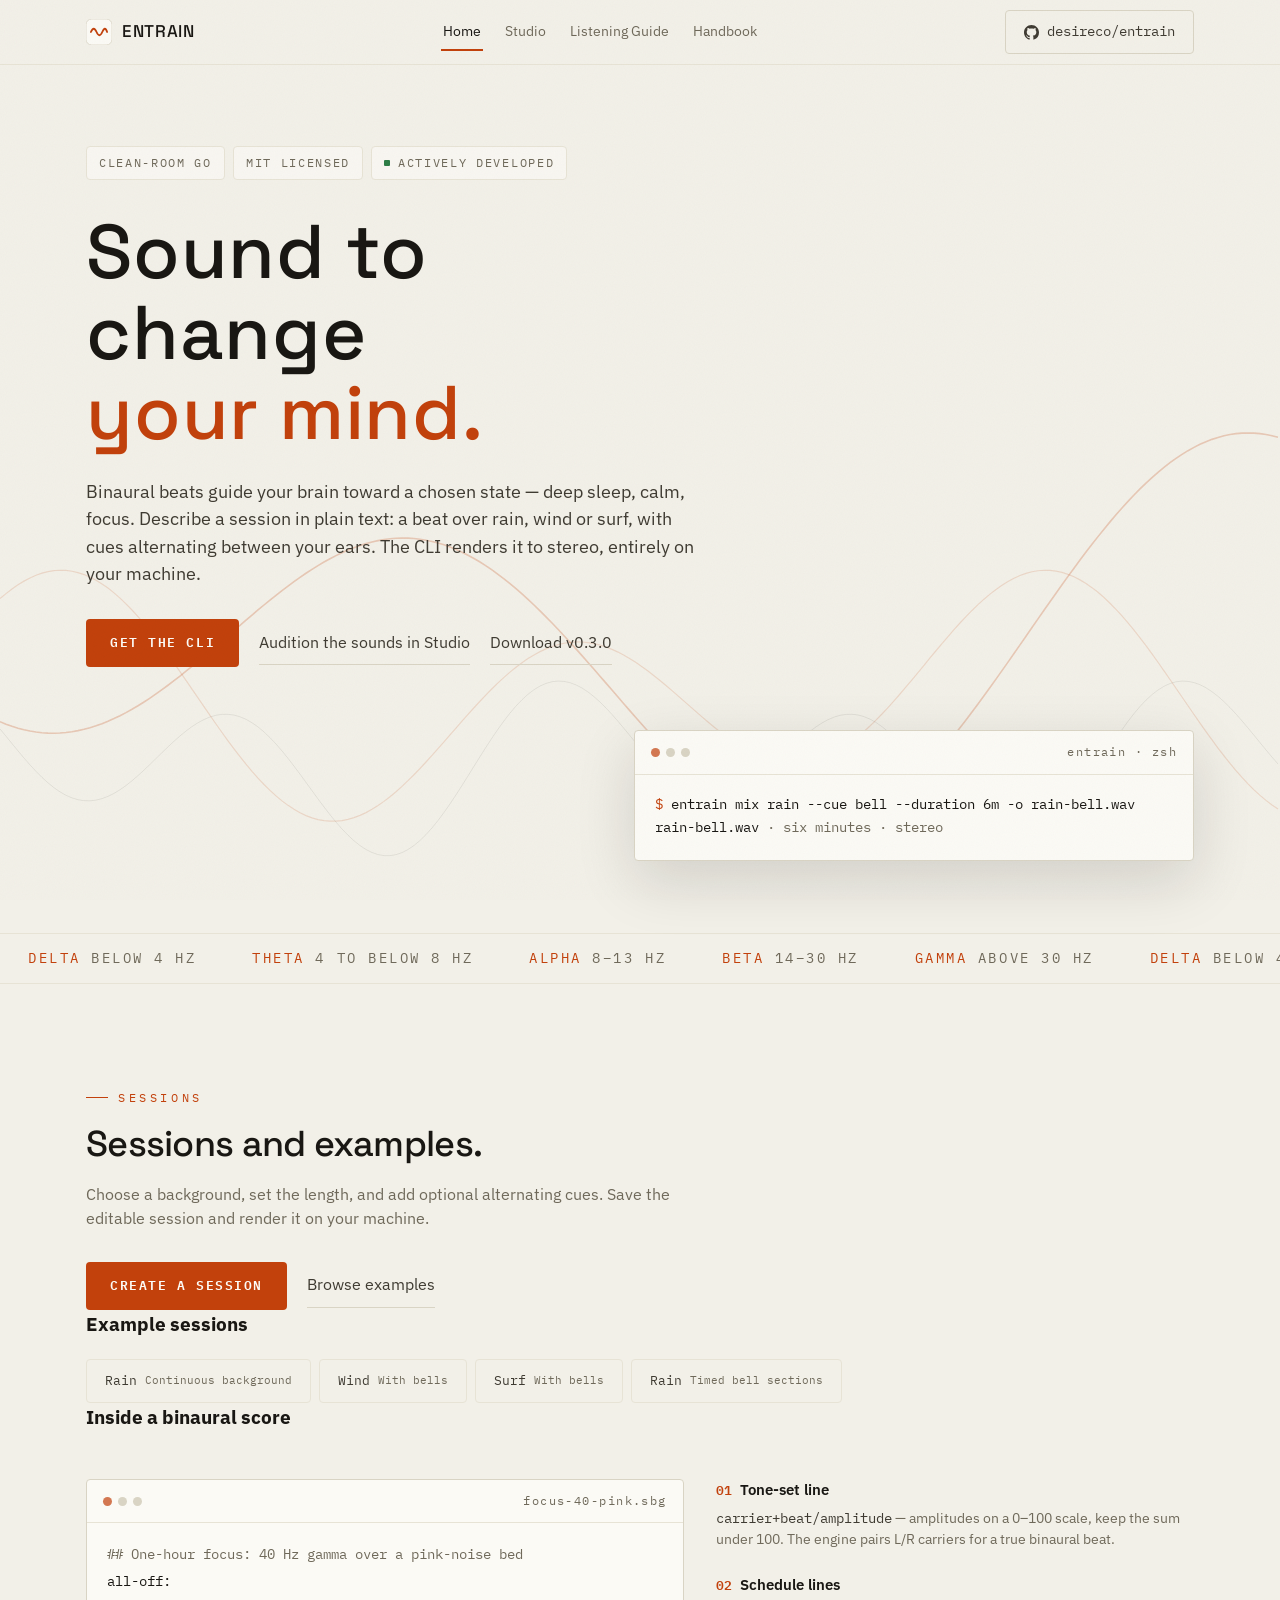
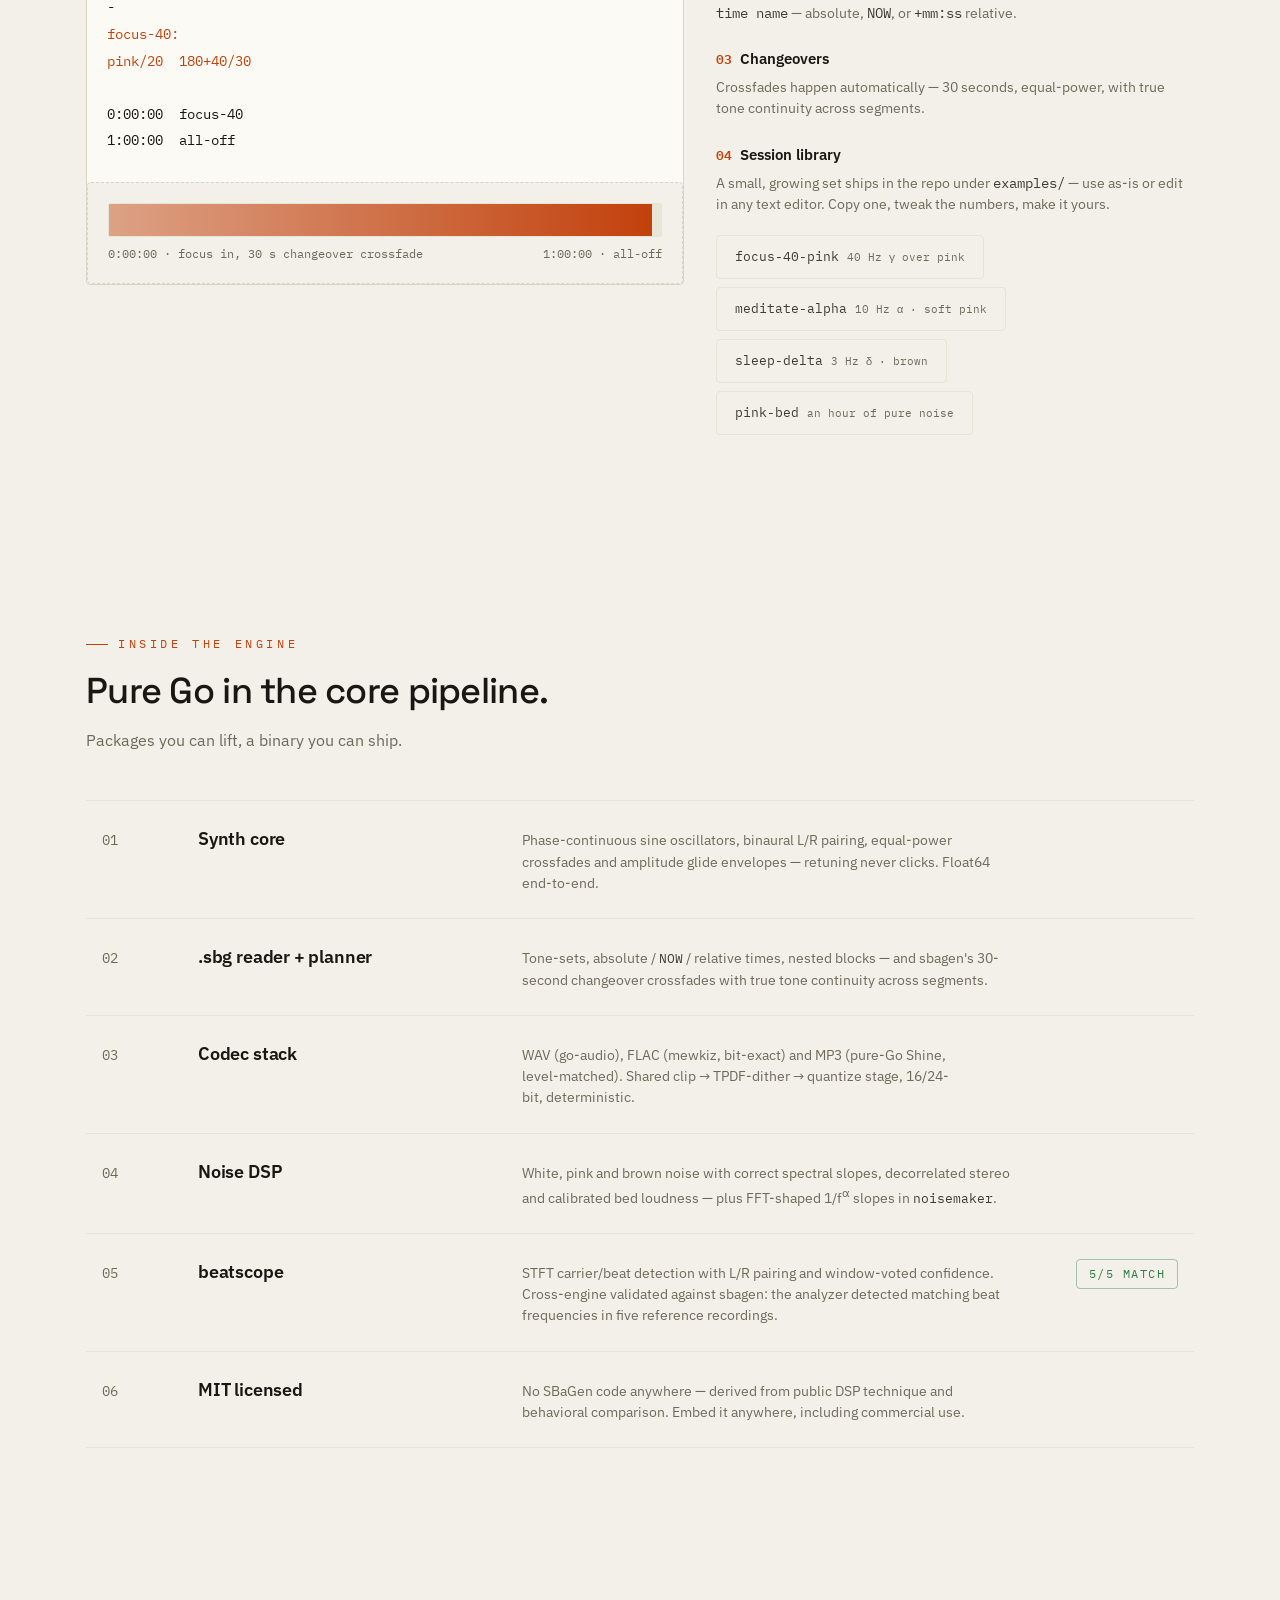
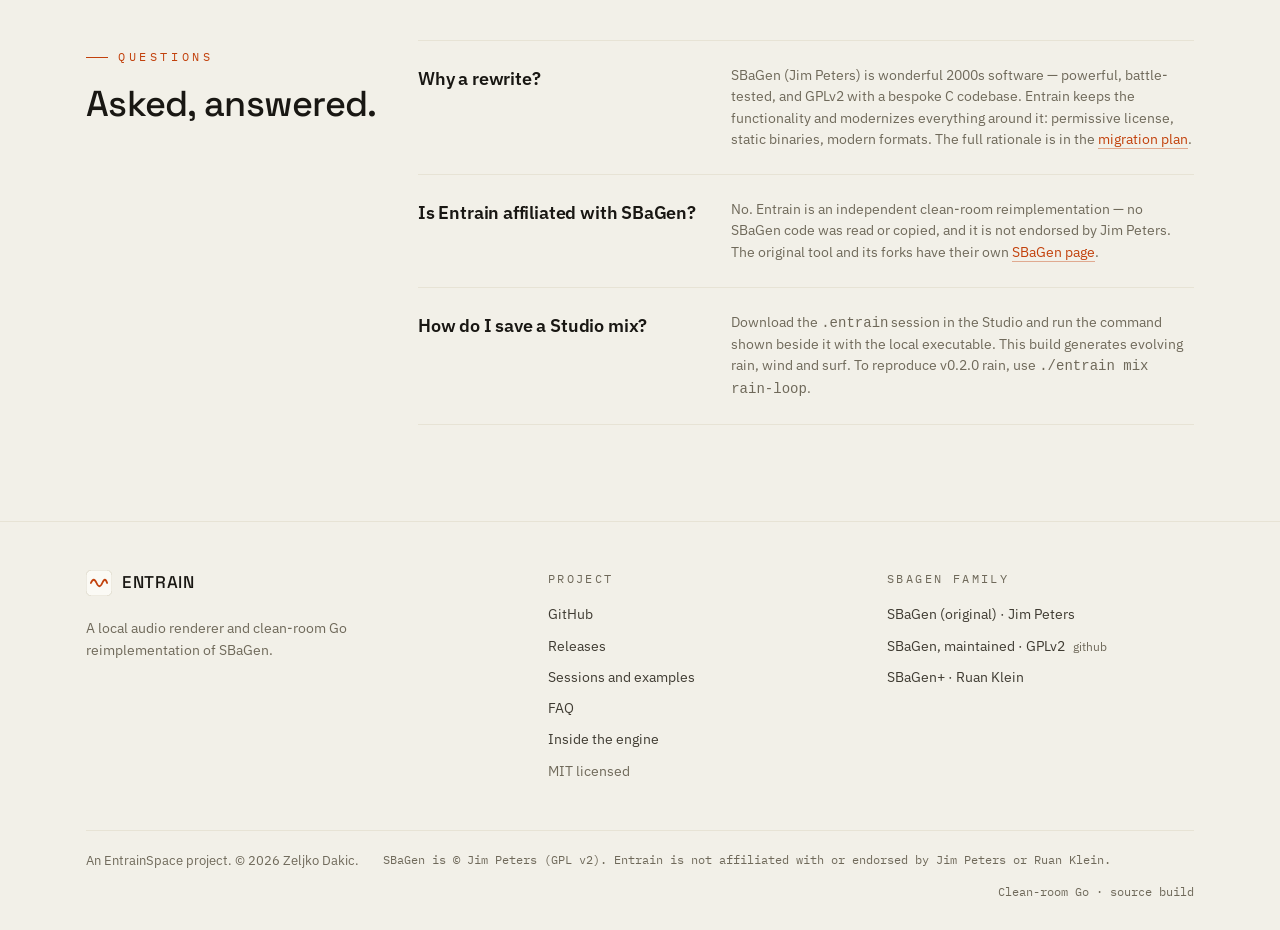
<file: site/index.html>
<!doctype html>
<html lang="en">
<head>
<meta charset="utf-8">
<meta name="viewport" content="width=device-width, initial-scale=1">
<base href="./">
<title>Entrain — local soundscapes and binaural audio</title>
<meta name="description" content="Binaural beats that guide your brain toward sleep, calm and focus — write sessions as plain text and render them to stereo on your machine with the Entrain CLI.">
<meta name="theme-color" content="#f2f0e8">
<link rel="canonical" href="https://entrain.cc/">
<link rel="icon" href="favicon.svg" type="image/svg+xml">
<link rel="icon" href="favicon-32.png" type="image/png" sizes="32x32">
<link rel="apple-touch-icon" href="apple-touch-icon.png">
<!-- Social cards: X reads twitter:*, Facebook and LinkedIn read og:* -->
<meta property="og:site_name" content="Entrain">
<meta property="og:title" content="Entrain — local soundscapes and binaural audio">
<meta property="og:description" content="Binaural beats that guide your brain toward sleep, calm and focus — write sessions as plain text and render them to stereo on your machine with the Entrain CLI.">
<meta property="og:type" content="website">
<meta property="og:url" content="https://entrain.cc/">
<meta property="og:image" content="https://entrain.cc/og.png">
<meta property="og:image:width" content="1200">
<meta property="og:image:height" content="630">
<meta property="og:image:type" content="image/png">
<meta property="og:image:alt" content="Entrain cover with audio waveform and WAV, FLAC and MP3 formats.">
<meta property="og:locale" content="en_US">
<meta name="twitter:card" content="summary_large_image">
<meta name="twitter:site" content="@builtbydakic">
<meta name="twitter:title" content="Entrain — local soundscapes and binaural audio">
<meta name="twitter:description" content="Binaural beats that guide your brain toward sleep, calm and focus — write sessions as plain text and render them to stereo on your machine with the Entrain CLI.">
<meta name="twitter:image" content="https://entrain.cc/og.png">
<meta name="twitter:image:alt" content="Entrain cover with audio waveform and WAV, FLAC and MP3 formats.">
<script type="application/ld+json">
{
  "@context": "https://schema.org",
  "@type": "SoftwareApplication",
  "name": "Entrain",
  "softwareVersion": "0.3.0",
  "url": "https://entrain.cc/",
  "image": "https://entrain.cc/og.png",
  "description": "A local audio renderer for soundscapes and binaural sessions, with a browser-based session builder and WAV, FLAC and MP3 export.",
  "applicationCategory": "MultimediaApplication",
  "operatingSystem": "Linux, macOS, Windows",
  "license": "https://opensource.org/licenses/MIT",
  "author": { "@type": "Organization", "name": "Desireco", "url": "https://github.com/desireco" },
  "offers": { "@type": "Offer", "price": "0", "priceCurrency": "USD" },
  "sameAs": ["https://github.com/desireco/entrain"]
}
</script>
<link rel="preconnect" href="https://fonts.googleapis.com">
<link rel="preconnect" href="https://fonts.gstatic.com" crossorigin>
<link href="https://fonts.googleapis.com/css2?family=Space+Grotesk:wght@400;500;600;700&family=IBM+Plex+Sans:wght@400;500;600&family=IBM+Plex+Mono:wght@400;500;600&display=swap" rel="stylesheet">
<link rel="stylesheet" href="site.css">
<script src="legacy-links.js"></script>
</head>
<body data-page="home">
<a class="skip-link" href="./#main">Skip to content</a>
<div class="grain" aria-hidden="true"></div>

<header class="nav" data-od-id="nav">
  <div class="container nav-inner">
    <a class="brand" href="./" aria-label="Entrain home">
      <svg width="26" height="26" viewBox="0 0 32 32" aria-hidden="true"><rect width="32" height="32" rx="7" fill="#fbfaf5" stroke="#d9d4c4"/><path d="M6 16 Q 9.5 8 13 16 T 20 16 T 26 16" stroke="#c2410c" stroke-width="2.2" fill="none" stroke-linecap="round"/></svg>
      ENTRAIN
    </a>
    <nav class="nav-links" aria-label="Primary"><a href="./" class="active" aria-current="page">Home</a>
      <a href="studio/">Studio</a>
      <a href="listening-guide/">Listening Guide</a>
      <a href="handbook/">Handbook</a></nav>
    <a class="nav-gh" href="https://github.com/desireco/entrain" target="_blank" rel="noopener" aria-label="GitHub — desireco/entrain">
      <svg width="15" height="15" viewBox="0 0 16 16" fill="currentColor" aria-hidden="true"><path d="M8 0C3.58 0 0 3.58 0 8c0 3.54 2.29 6.53 5.47 7.59.4.07.55-.17.55-.38 0-.19-.01-.82-.01-1.49-2.01.37-2.53-.49-2.69-.94-.09-.23-.48-.94-.82-1.13-.28-.15-.68-.52-.01-.53.63-.01 1.08.58 1.23.82.72 1.21 1.87.87 2.33.66.07-.52.28-.87.51-1.07-1.78-.2-3.64-.89-3.64-3.95 0-.87.31-1.59.82-2.15-.08-.2-.36-1.02.08-2.12 0 0 .67-.21 2.2.82.64-.18 1.32-.27 2-.27s1.36.09 2 .27c1.53-1.04 2.2-.82 2.2-.82.44 1.1.16 1.92.08 2.12.51.56.82 1.27.82 2.15 0 3.07-1.87 3.75-3.65 3.95.29.25.54.73.54 1.48 0 1.07-.01 1.93-.01 2.2 0 .21.15.46.55.38A8.01 8.01 0 0 0 16 8c0-4.42-3.58-8-8-8Z"/></svg>
      <span class="gh-label">desireco/entrain</span>
    </a>
  </div>
</header>

<main id="main">
<section class="hero" id="top" data-od-id="hero">
  <canvas id="hero-canvas" aria-hidden="true"></canvas>
  <div class="container">
    <div class="badges reveal" data-od-id="hero-badges">
      <span class="badge">CLEAN-ROOM GO</span>
      <span class="badge">MIT LICENSED</span>
      <span class="badge"><span class="dot"></span>ACTIVELY DEVELOPED</span>
    </div>
    <h1 class="reveal" style="--d:80ms" data-od-id="hero-title">Sound to change<br><em>your mind.</em></h1>
    <p class="lede reveal" style="--d:160ms" data-od-id="hero-lede">
      Binaural beats guide your brain toward a chosen state — deep sleep, calm, focus. Describe a session in plain text: a beat over rain, wind or surf, with cues alternating between your ears. The CLI renders it to stereo, entirely on your machine.
    </p>
    <div class="cta-row reveal" style="--d:240ms">
      <a class="btn-primary" href="handbook/">Get the CLI</a>
      <a class="link-quiet" href="studio/" id="cta-launch" data-od-id="cta-launch">Audition the sounds in Studio</a>
      <a class="link-quiet" href="https://github.com/desireco/entrain/releases/tag/v0.3.0" target="_blank" rel="noopener">Download v0.3.0</a>
    </div>
    <div class="hero-terminal reveal" style="--d:320ms" data-od-id="hero-terminal">
      <div class="term-head" aria-hidden="true"><i></i><i></i><i></i><span>entrain · zsh</span></div>
      <div class="term-body">
        <div><span class="p">$</span> entrain mix rain --cue bell --duration 6m -o rain-bell.wav</div>
        <div class="out"><span class="hl">rain-bell.wav</span> · six minutes · stereo</div>
      </div>
    </div>
  </div>
  <div class="ticker" data-od-id="band-ticker" aria-hidden="true">
    <div class="ticker-track" id="ticker-track">
      <div class="ticker-seq">
        <span><b>DELTA</b> BELOW 4 HZ</span><span><b>THETA</b> 4 TO BELOW 8 HZ</span><span><b>ALPHA</b> 8–13 HZ</span><span><b>BETA</b> 14–30 HZ</span><span><b>GAMMA</b> ABOVE 30 HZ</span>
      </div>
    </div>
  </div>
</section>
<section class="section" id="sessions" data-od-id="sessions">
  <div class="container">
    <div class="section-head reveal">
      <span class="eyebrow">Sessions</span>
      <h2>Sessions and examples.</h2>
      <p class="section-sub">Choose a background, set the length, and add optional alternating cues. Save the editable session and render it on your machine.</p>
      <div class="cta-row"><a class="btn-primary" href="studio/">Create a session</a>
        <a class="link-quiet" href="./#session-examples">Browse examples</a></div>
    </div>
    <div id="session-examples" class="examples-list">
      <h3>Example sessions</h3>
      <div class="lib-row">
        <a class="lib-chip" href="examples/evolving-rain.entrain" download>Rain <small>Continuous background</small></a>
        <a class="lib-chip" href="examples/wind-bells.entrain" download>Wind <small>With bells</small></a>
        <a class="lib-chip" href="examples/surf-bells.entrain" download>Surf <small>With bells</small></a>
        <a class="lib-chip" href="examples/rain-bell-timeline.entrain" download>Rain <small>Timed bell sections</small></a>
      </div>
    </div>
    <h3>Inside a binaural score</h3>
    <div class="anatomy">
      <div class="code-card reveal" data-od-id="session-code">
        <div class="term-head" aria-hidden="true"><i></i><i></i><i></i><span>focus-40-pink.sbg</span></div>
        <div class="term-body">
          <div class="cm">## One-hour focus: 40 Hz gamma over a pink-noise bed</div>
          <div class="ts">all-off:</div>
          <div class="ts">-</div>
          <div class="tline">focus-40:</div>
          <div class="tline">pink/20&nbsp;&nbsp;180+40/30</div>
          <div>&nbsp;</div>
          <div class="ts">0:00:00&nbsp;&nbsp;focus-40</div>
          <div class="ts">1:00:00&nbsp;&nbsp;all-off</div>
        </div>
        <div class="timeline-card" data-od-id="session-timeline">
          <div class="timeline-bar" aria-hidden="true"><div class="seg-on"></div><div class="seg-off"></div></div>
          <div class="timeline-lbl"><span>0:00:00 · focus in, 30 s changeover crossfade</span><span>1:00:00 · all-off</span></div>
        </div>
      </div>
      <div class="anatomy-notes reveal" style="--d:120ms" data-od-id="session-notes">
        <div class="anatomy-note">
          <h3><span class="mono">01</span>Tone-set line</h3>
          <p><span class="mono" style="color:var(--fg-2)">carrier+beat/amplitude</span> — amplitudes on a 0–100 scale,
          keep the sum under 100. The engine pairs L/R carriers for a true binaural beat.</p>
        </div>
        <div class="anatomy-note">
          <h3><span class="mono">02</span>Schedule lines</h3>
          <p><span class="mono" style="color:var(--fg-2)">time name</span> — absolute, <span class="mono" style="color:var(--fg-2)">NOW</span>,
          or <span class="mono" style="color:var(--fg-2)">+mm:ss</span> relative.</p>
        </div>
        <div class="anatomy-note">
          <h3><span class="mono">03</span>Changeovers</h3>
          <p>Crossfades happen automatically — 30 seconds, equal-power, with true tone continuity across segments.</p>
        </div>
        <div class="anatomy-note">
          <h3><span class="mono">04</span>Session library</h3>
          <p>A small, growing set ships in the repo under <span class="mono" style="color:var(--fg-2)">examples/</span> —
          use as-is or edit in any text editor. Copy one, tweak the numbers, make it yours.</p>
          <div class="lib-row" data-od-id="session-library">
            <a class="lib-chip" href="https://github.com/desireco/entrain/blob/main/examples/focus-40-pink.sbg" target="_blank" rel="noopener">focus-40-pink <small>40 Hz γ over pink</small></a>
            <a class="lib-chip" href="https://github.com/desireco/entrain/blob/main/examples/meditate-alpha.sbg" target="_blank" rel="noopener">meditate-alpha <small>10 Hz α · soft pink</small></a>
            <a class="lib-chip" href="https://github.com/desireco/entrain/blob/main/examples/sleep-delta.sbg" target="_blank" rel="noopener">sleep-delta <small>3 Hz δ · brown</small></a>
            <a class="lib-chip" href="https://github.com/desireco/entrain/blob/main/examples/pink-bed.sbg" target="_blank" rel="noopener">pink-bed <small>an hour of pure noise</small></a>
          </div>
        </div>
      </div>
    </div>
  </div>
</section>
<section class="section" id="engine" data-od-id="engine">
  <div class="container">
    <div class="section-head reveal">
      <span class="eyebrow">Inside the engine</span>
      <h2>Pure Go in the core pipeline.</h2>
      <p class="section-sub">Packages you can lift, a binary you can ship.</p>
    </div>
    <div class="spec-list reveal" style="--d:100ms" data-od-id="engine-features">
      <div class="spec-row" data-od-id="feature-synth-core">
        <span class="spec-num">01</span>
        <span class="spec-name">Synth core</span>
        <p class="spec-desc">Phase-continuous sine oscillators, binaural L/R pairing, equal-power crossfades and amplitude
        glide envelopes — retuning never clicks. Float64 end-to-end.</p>
        <span></span>
      </div>
      <div class="spec-row" data-od-id="feature-sbg-reader">
        <span class="spec-num">02</span>
        <span class="spec-name">.sbg reader + planner</span>
        <p class="spec-desc">Tone-sets, absolute / <span class="mono">NOW</span> / relative times, nested blocks — and sbagen's
        30-second changeover crossfades with true tone continuity across segments.</p>
        <span></span>
      </div>
      <div class="spec-row" data-od-id="feature-codec-stack">
        <span class="spec-num">03</span>
        <span class="spec-name">Codec stack</span>
        <p class="spec-desc">WAV (go-audio), FLAC (mewkiz, bit-exact) and MP3 (pure-Go Shine, level-matched). Shared
        clip → TPDF-dither → quantize stage, 16/24-bit, deterministic.</p>
        <span></span>
      </div>
      <div class="spec-row" data-od-id="feature-noise-dsp">
        <span class="spec-num">04</span>
        <span class="spec-name">Noise DSP</span>
        <p class="spec-desc">White, pink and brown noise with correct spectral slopes, decorrelated stereo and calibrated
        bed loudness — plus FFT-shaped 1/f<sup>α</sup> slopes in <span class="mono">noisemaker</span>.</p>
        <span></span>
      </div>
      <div class="spec-row" data-od-id="feature-beatscope">
        <span class="spec-num">05</span>
        <span class="spec-name">beatscope</span>
        <p class="spec-desc">STFT carrier/beat detection with L/R pairing and window-voted confidence. Cross-engine
        validated against sbagen: the analyzer detected matching beat frequencies in five reference recordings.</p>
        <a class="spec-badge" href="https://github.com/desireco/entrain/blob/main/docs/validation.md" target="_blank" rel="noopener">5/5 MATCH</a>
      </div>
      <div class="spec-row" data-od-id="feature-mit">
        <span class="spec-num">06</span>
        <span class="spec-name">MIT licensed</span>
        <p class="spec-desc">No SBaGen code anywhere — derived from public DSP technique and behavioral comparison.
        Embed it anywhere, including commercial use.</p>
        <span></span>
      </div>
    </div>
  </div>
</section>
<section class="section" id="faq" data-od-id="faq">
  <div class="container faq-grid">
    <div class="section-head reveal">
      <span class="eyebrow">Questions</span>
      <h2>Asked, answered.</h2>
    </div>
    <div class="faq-list reveal" style="--d:100ms" data-od-id="faq-list">
      <div class="faq-item" data-od-id="faq-rewrite">
        <h3>Why a rewrite?</h3>
        <p>SBaGen (Jim Peters) is wonderful 2000s software — powerful, battle-tested, and GPLv2 with a bespoke C
        codebase. Entrain keeps the functionality and modernizes everything around it: permissive license, static
        binaries, modern formats. The full rationale is in the
        <a href="https://github.com/desireco/entrain/blob/main/docs/migration-plan.md" target="_blank" rel="noopener">migration plan</a>.</p>
      </div>
      <div class="faq-item" data-od-id="faq-affiliation">
        <h3>Is Entrain affiliated with SBaGen?</h3>
        <p>No. Entrain is an independent clean-room reimplementation — no SBaGen code was read or copied, and it is not
        endorsed by Jim Peters. The original tool and its forks have their own
        <a href="https://desireco.github.io/sbagen/" target="_blank" rel="noopener">SBaGen page</a>.</p>
      </div>
      <div class="faq-item" data-od-id="faq-roadmap">
        <h3>How do I save a Studio mix?</h3>
        <p>Download the <code>.entrain</code> session in the Studio and run the command shown beside it with the local executable. This build generates evolving rain, wind and surf. To reproduce v0.2.0 rain, use <code>./entrain mix rain-loop</code>.</p>
      </div>
    </div>
  </div>
</section>

</main>
<footer data-od-id="footer">
  <div class="container">
    <div class="foot-grid">
      <div class="foot-brand">
        <a class="brand" href="./" aria-label="Entrain home">
          <svg width="26" height="26" viewBox="0 0 32 32" aria-hidden="true"><rect width="32" height="32" rx="7" fill="#fbfaf5" stroke="#d9d4c4"/><path d="M6 16 Q 9.5 8 13 16 T 20 16 T 26 16" stroke="#c2410c" stroke-width="2.2" fill="none" stroke-linecap="round"/></svg>
          ENTRAIN
        </a>
        <p>A local audio renderer and clean-room Go reimplementation of SBaGen.</p>
      </div>
      <div class="foot-col" data-od-id="footer-project">
        <h4>Project</h4>
        <ul>
          <li><a href="https://github.com/desireco/entrain" target="_blank" rel="noopener">GitHub</a></li>
          <li><a href="https://github.com/desireco/entrain/releases" target="_blank" rel="noopener">Releases</a></li>
          <li><a href="./#sessions">Sessions and examples</a></li>
          <li><a href="./#faq">FAQ</a></li>
          <li><a href="./#engine">Inside the engine</a></li>
          <li class="plain">MIT licensed</li>
        </ul>
      </div>
      <div class="foot-col" data-od-id="footer-family">
        <h4>SBaGen family</h4>
        <ul>
          <li><a href="https://uazu.net/sbagen/" target="_blank" rel="noopener">SBaGen (original) · Jim Peters</a></li>
          <li><a href="https://desireco.github.io/sbagen/" target="_blank" rel="noopener">SBaGen, maintained · GPLv2</a><a class="sub" href="https://github.com/desireco/sbagen" target="_blank" rel="noopener">github</a></li>
          <li><a href="https://github.com/ruanklein/sbagen-plus" target="_blank" rel="noopener">SBaGen+ · Ruan Klein</a></li>
        </ul>
      </div>
    </div>
    <div class="legal">
      <span>An EntrainSpace project. © 2026 Zeljko Dakic.</span>
      <span class="mono">SBaGen is © Jim Peters (GPL v2). Entrain is not affiliated with or endorsed by Jim Peters or Ruan Klein.</span>
      <span class="mono" style="margin-left:auto">Clean-room Go · source build</span>
    </div>
  </div>
</footer>
<script src="site.js"></script>
<script src="home.js"></script>
</body>
</html>
</file>
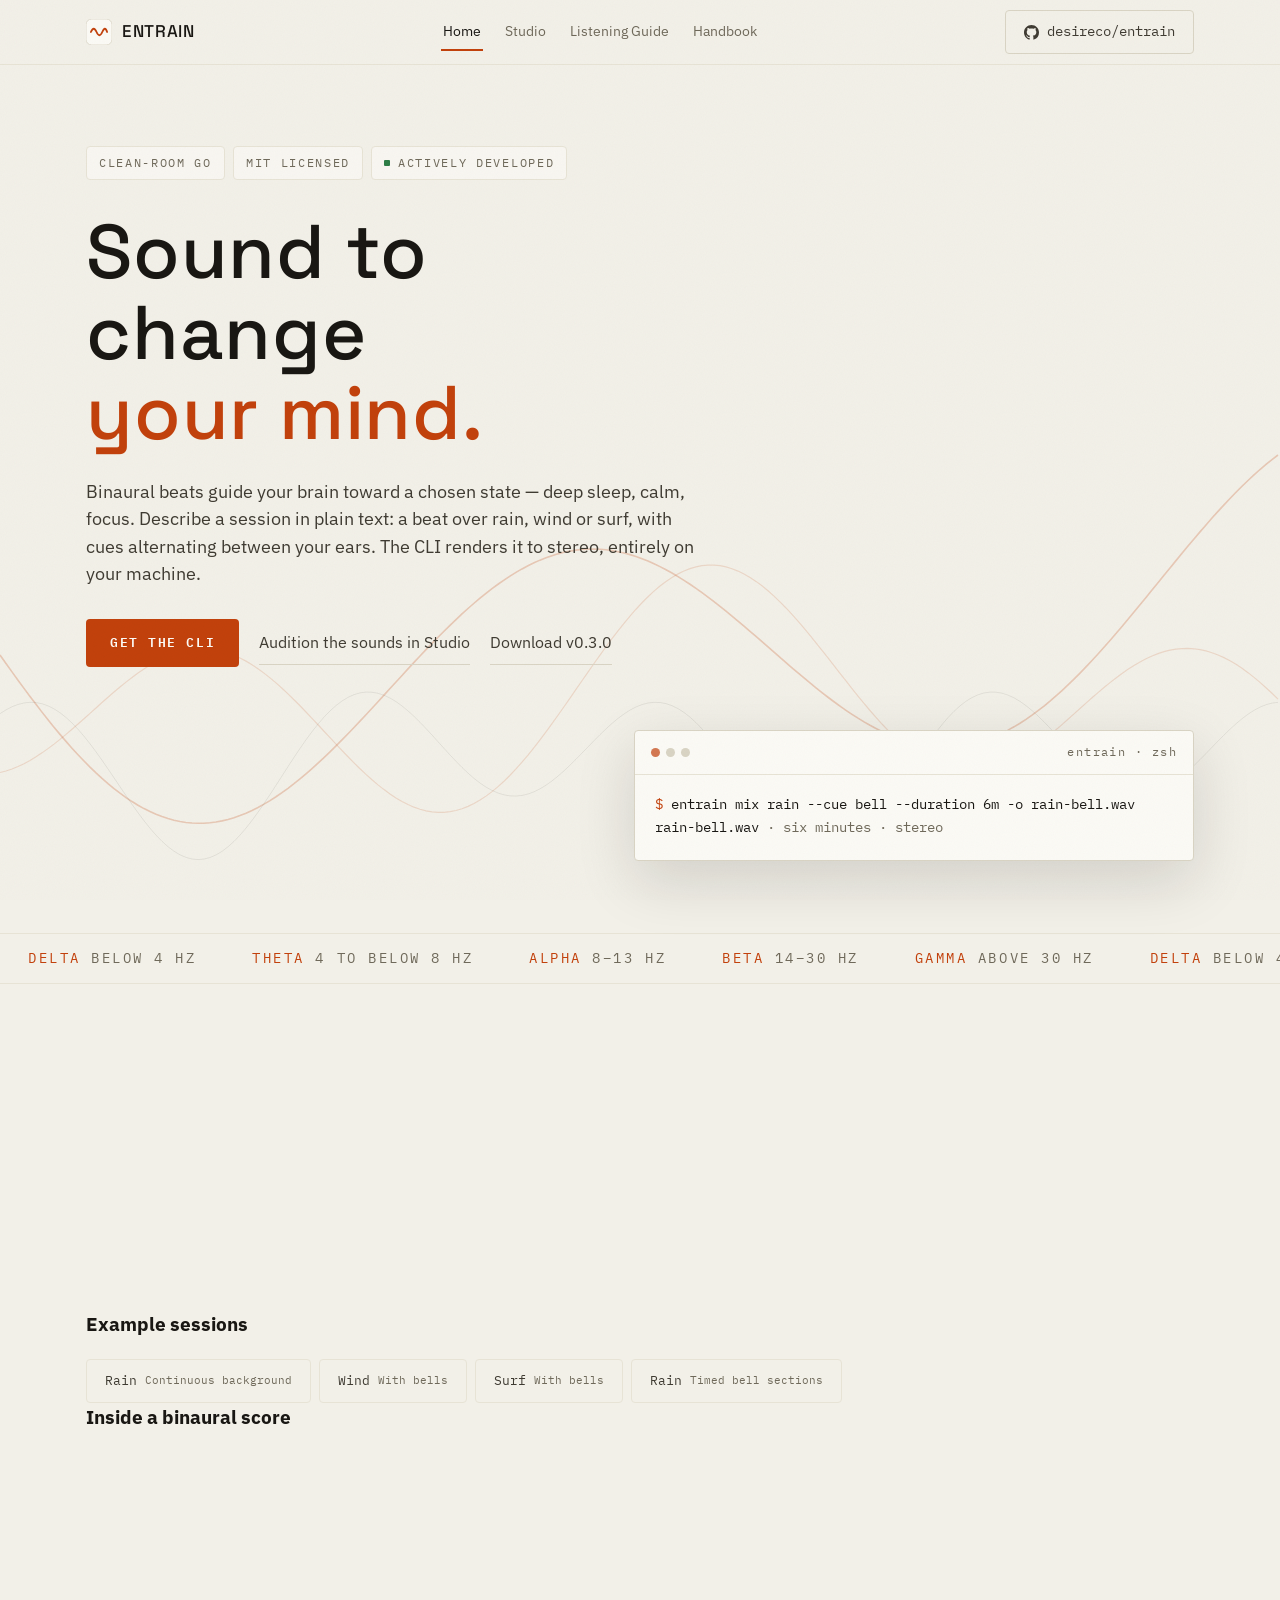
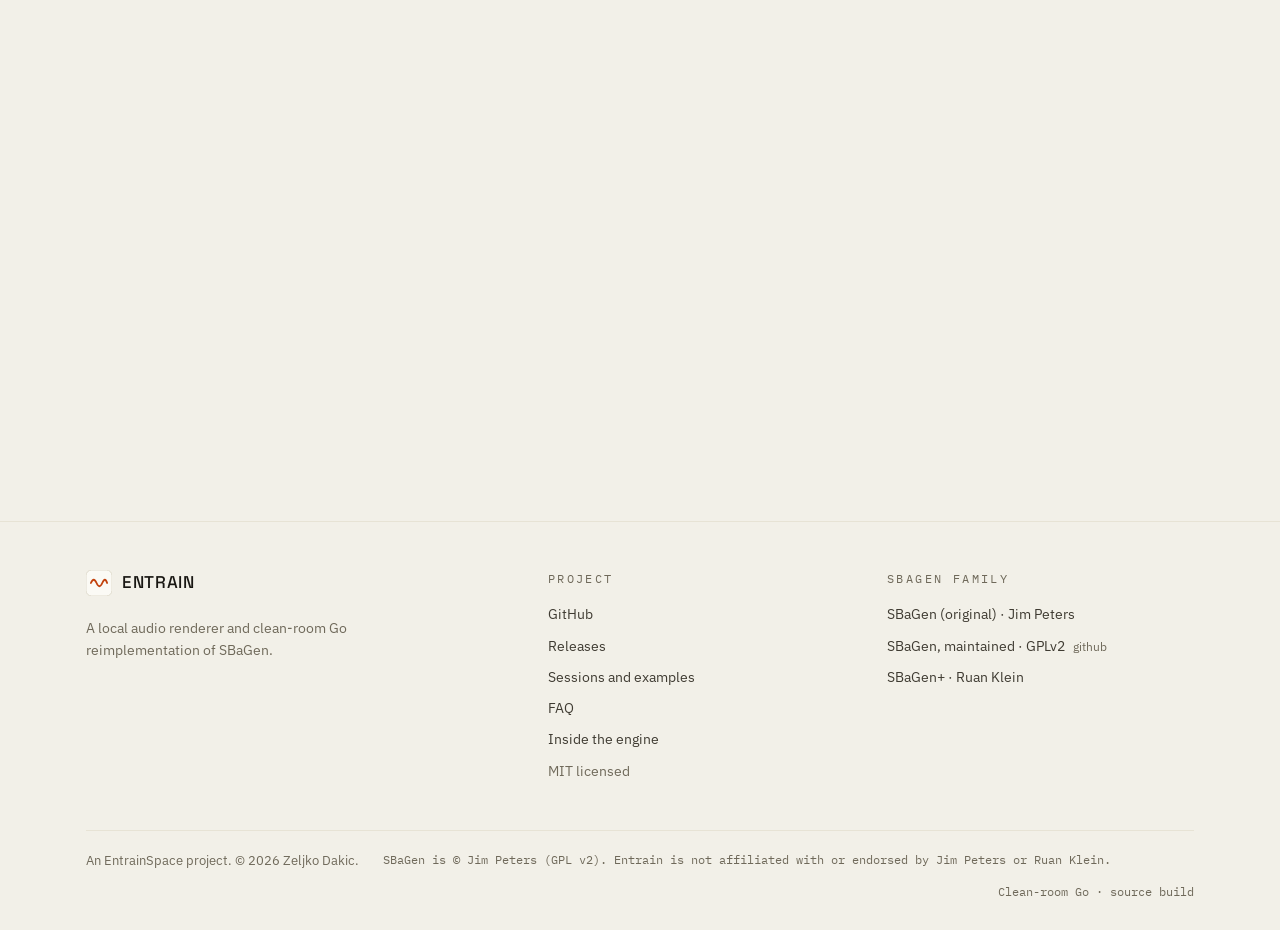
<file: site/engine/index.html>
<!doctype html>
<html lang="en">
<head>
<meta charset="utf-8">
<meta http-equiv="refresh" content="0; url=../">
<link rel="canonical" href="https://entrain.cc/">
<title>entrain — moved</title>
</head>
<body>
<p>The entrain homepage moved to the <a href="../">site root</a>.</p>
</body>
</html>
</file>
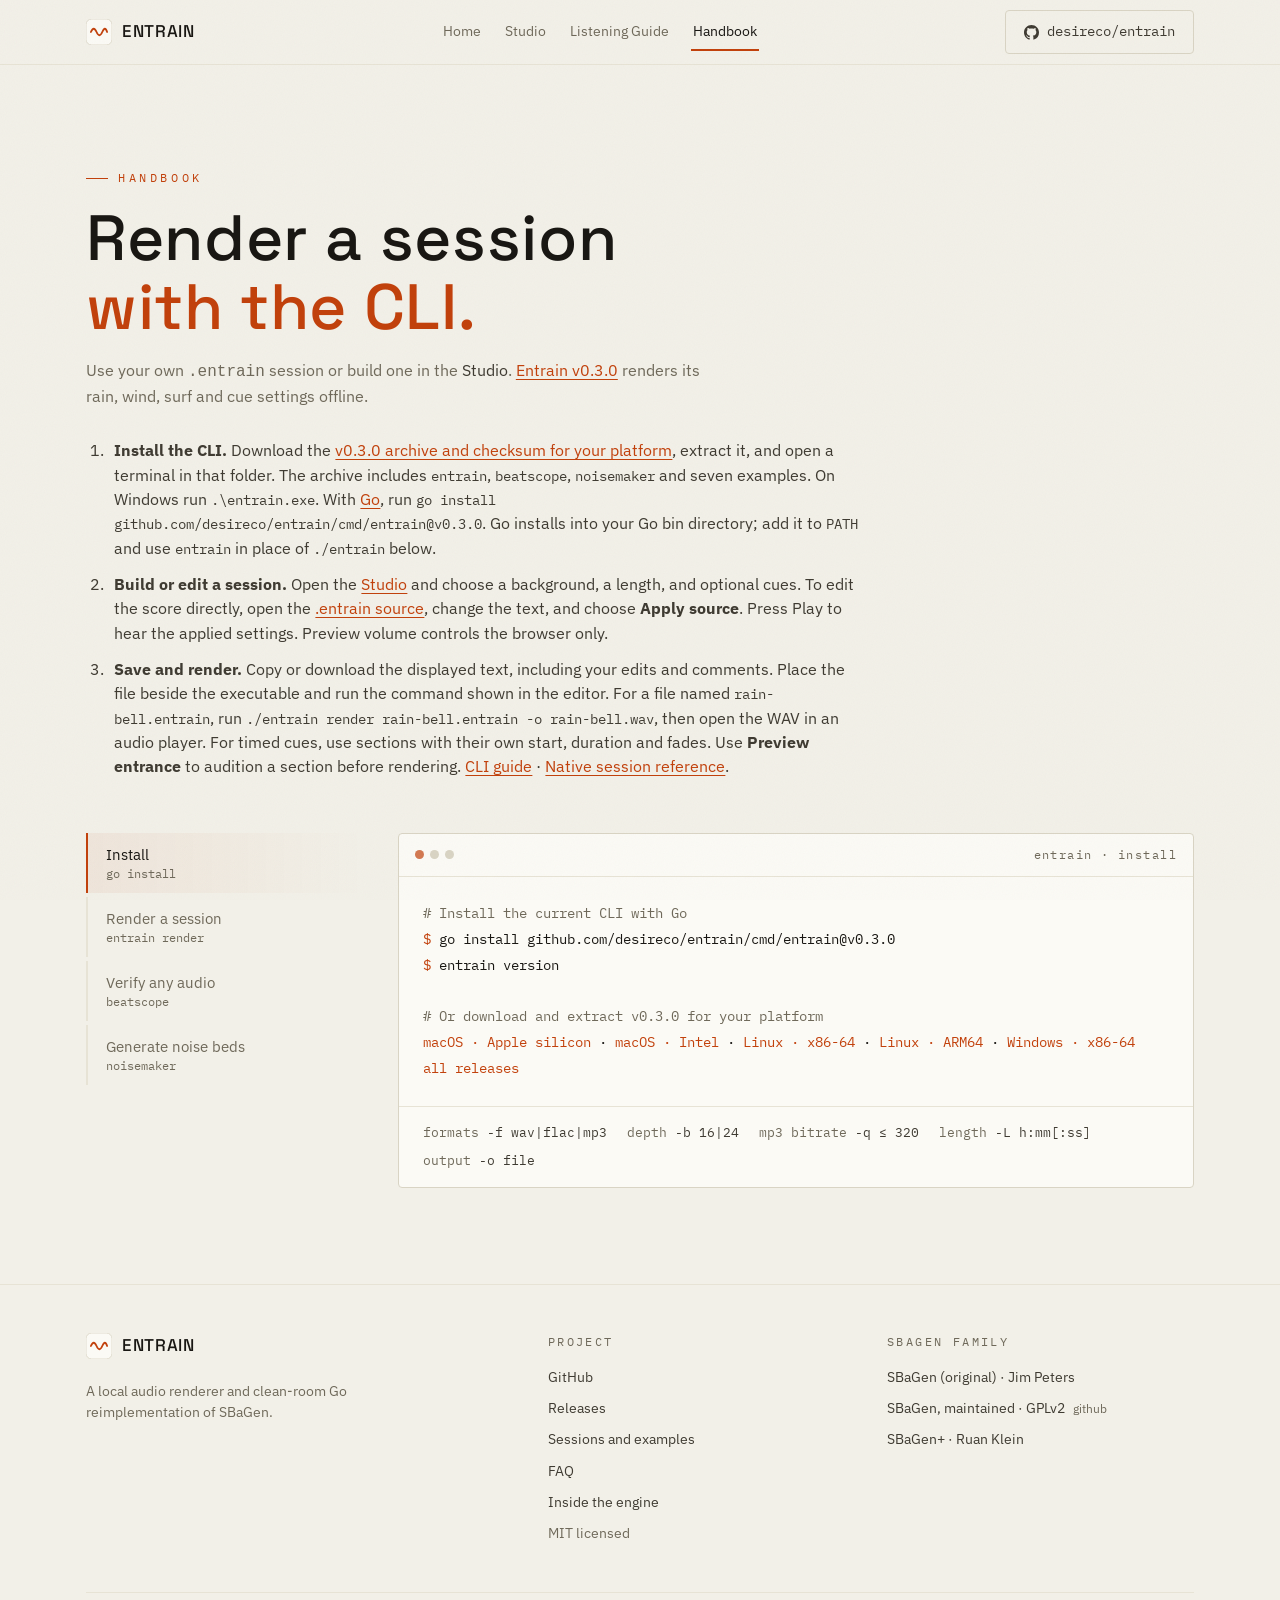
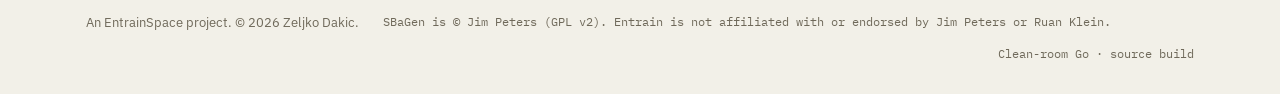
<file: site/handbook/index.html>
<!doctype html>
<html lang="en">
<head>
<meta charset="utf-8">
<meta name="viewport" content="width=device-width, initial-scale=1">
<base href="../">
<title>Handbook · Entrain</title>
<meta name="description" content="Get the Entrain CLI and render an editable session to WAV, FLAC or MP3.">
<meta name="theme-color" content="#f2f0e8">
<link rel="canonical" href="https://entrain.cc/handbook/">
<link rel="icon" href="favicon.svg" type="image/svg+xml">
<link rel="icon" href="favicon-32.png" type="image/png" sizes="32x32">
<link rel="apple-touch-icon" href="apple-touch-icon.png">
<!-- Social cards: X reads twitter:*, Facebook and LinkedIn read og:* -->
<meta property="og:site_name" content="Entrain">
<meta property="og:title" content="Handbook · Entrain">
<meta property="og:description" content="Get the Entrain CLI and render an editable session to WAV, FLAC or MP3.">
<meta property="og:type" content="website">
<meta property="og:url" content="https://entrain.cc/handbook/">
<meta property="og:image" content="https://entrain.cc/og.png">
<meta property="og:image:width" content="1200">
<meta property="og:image:height" content="630">
<meta property="og:image:type" content="image/png">
<meta property="og:image:alt" content="Entrain cover with audio waveform and WAV, FLAC and MP3 formats.">
<meta property="og:locale" content="en_US">
<meta name="twitter:card" content="summary_large_image">
<meta name="twitter:site" content="@builtbydakic">
<meta name="twitter:title" content="Handbook · Entrain">
<meta name="twitter:description" content="Get the Entrain CLI and render an editable session to WAV, FLAC or MP3.">
<meta name="twitter:image" content="https://entrain.cc/og.png">
<meta name="twitter:image:alt" content="Entrain cover with audio waveform and WAV, FLAC and MP3 formats.">

<link rel="preconnect" href="https://fonts.googleapis.com">
<link rel="preconnect" href="https://fonts.gstatic.com" crossorigin>
<link href="https://fonts.googleapis.com/css2?family=Space+Grotesk:wght@400;500;600;700&family=IBM+Plex+Sans:wght@400;500;600&family=IBM+Plex+Mono:wght@400;500;600&display=swap" rel="stylesheet">
<link rel="stylesheet" href="site.css">

</head>
<body data-page="handbook">
<a class="skip-link" href="handbook/#main">Skip to content</a>
<div class="grain" aria-hidden="true"></div>

<header class="nav" data-od-id="nav">
  <div class="container nav-inner">
    <a class="brand" href="./" aria-label="Entrain home">
      <svg width="26" height="26" viewBox="0 0 32 32" aria-hidden="true"><rect width="32" height="32" rx="7" fill="#fbfaf5" stroke="#d9d4c4"/><path d="M6 16 Q 9.5 8 13 16 T 20 16 T 26 16" stroke="#c2410c" stroke-width="2.2" fill="none" stroke-linecap="round"/></svg>
      ENTRAIN
    </a>
    <nav class="nav-links" aria-label="Primary"><a href="./">Home</a>
      <a href="studio/">Studio</a>
      <a href="listening-guide/">Listening Guide</a>
      <a href="handbook/" class="active" aria-current="page">Handbook</a></nav>
    <a class="nav-gh" href="https://github.com/desireco/entrain" target="_blank" rel="noopener" aria-label="GitHub — desireco/entrain">
      <svg width="15" height="15" viewBox="0 0 16 16" fill="currentColor" aria-hidden="true"><path d="M8 0C3.58 0 0 3.58 0 8c0 3.54 2.29 6.53 5.47 7.59.4.07.55-.17.55-.38 0-.19-.01-.82-.01-1.49-2.01.37-2.53-.49-2.69-.94-.09-.23-.48-.94-.82-1.13-.28-.15-.68-.52-.01-.53.63-.01 1.08.58 1.23.82.72 1.21 1.87.87 2.33.66.07-.52.28-.87.51-1.07-1.78-.2-3.64-.89-3.64-3.95 0-.87.31-1.59.82-2.15-.08-.2-.36-1.02.08-2.12 0 0 .67-.21 2.2.82.64-.18 1.32-.27 2-.27s1.36.09 2 .27c1.53-1.04 2.2-.82 2.2-.82.44 1.1.16 1.92.08 2.12.51.56.82 1.27.82 2.15 0 3.07-1.87 3.75-3.65 3.95.29.25.54.73.54 1.48 0 1.07-.01 1.93-.01 2.2 0 .21.15.46.55.38A8.01 8.01 0 0 0 16 8c0-4.42-3.58-8-8-8Z"/></svg>
      <span class="gh-label">desireco/entrain</span>
    </a>
  </div>
</header>

<main id="main">
<section class="section" id="handbook" data-od-id="handbook">
  <div class="container">
    <div class="section-head reveal">
      <span class="eyebrow">Handbook</span>
      <h1>Render a session <em>with the CLI.</em></h1>
      <p class="section-sub">Use your own <code>.entrain</code> session or build one in the <a href="studio/">Studio</a>. <a class="guide-link" href="https://github.com/desireco/entrain/releases/tag/v0.3.0">Entrain v0.3.0</a> renders its rain, wind, surf and cue settings offline.</p>
    </div>
    <ol class="how-to">
      <li><strong>Install the CLI.</strong> Download the <a href="https://github.com/desireco/entrain/releases/tag/v0.3.0">v0.3.0 archive and checksum for your platform</a>, extract it, and open a terminal in that folder. The archive includes <code>entrain</code>, <code>beatscope</code>, <code>noisemaker</code> and seven examples. On Windows run <code>.&#92;entrain.exe</code>. With <a href="https://go.dev/doc/install">Go</a>, run <code>go install github.com/desireco/entrain/cmd/entrain@v0.3.0</code>. Go installs into your Go bin directory; add it to <code>PATH</code> and use <code>entrain</code> in place of <code>./entrain</code> below.</li>
      <li><strong>Build or edit a session.</strong> Open the <a href="studio/">Studio</a> and choose a background, a length, and optional cues. To edit the score directly, open the <a href="studio/#session-source">.entrain source</a>, change the text, and choose <strong>Apply source</strong>. Press Play to hear the applied settings. Preview volume controls the browser only.</li>
      <li><strong>Save and render.</strong> Copy or download the displayed text, including your edits and comments. Place the file beside the executable and run the command shown in the editor. For a file named <code>rain-bell.entrain</code>, run <code>./entrain render rain-bell.entrain -o rain-bell.wav</code>, then open the WAV in an audio player. For timed cues, use sections with their own start, duration and fades. Use <strong>Preview entrance</strong> to audition a section before rendering. <a href="docs/cli-guide.md" download>CLI guide</a> · <a href="docs/sequence-format.md" download>Native session reference</a>.</li>
    </ol>
    <div class="handbook reveal" style="--d:100ms">
      <div class="tab-rail" role="tablist" aria-label="Handbook sections" data-od-id="handbook-tabs">
        <button class="tab-btn" role="tab" id="tab-install" aria-selected="true" aria-controls="panel-install">Install<span class="mono">go install</span></button>
        <button class="tab-btn" role="tab" id="tab-render" aria-selected="false" aria-controls="panel-render">Render a session<span class="mono">entrain render</span></button>
        <button class="tab-btn" role="tab" id="tab-verify" aria-selected="false" aria-controls="panel-verify">Verify any audio<span class="mono">beatscope</span></button>
        <button class="tab-btn" role="tab" id="tab-noise" aria-selected="false" aria-controls="panel-noise">Generate noise beds<span class="mono">noisemaker</span></button>
      </div>
      <div class="terminal-panel" data-od-id="handbook-terminal">
        <div class="term-head" aria-hidden="true"><i></i><i></i><i></i><span id="term-tab-name">entrain · install</span></div>
        <div id="panel-install" role="tabpanel" aria-labelledby="tab-install" class="term-code">
<span class="c"># Install the current CLI with Go</span><br>
<span class="p">$</span> go install github.com/desireco/entrain/cmd/entrain@v0.3.0<br>
<span class="p">$</span> entrain version<br><br>
<span class="c"># Or download and extract v0.3.0 for your platform</span><br>
<a href="https://github.com/desireco/entrain/releases/download/v0.3.0/entrain-darwin-arm64.tar.gz" target="_blank" rel="noopener">macOS · Apple silicon</a> · <a href="https://github.com/desireco/entrain/releases/download/v0.3.0/entrain-darwin-amd64.tar.gz" target="_blank" rel="noopener">macOS · Intel</a> · <a href="https://github.com/desireco/entrain/releases/download/v0.3.0/entrain-linux-amd64.tar.gz" target="_blank" rel="noopener">Linux · x86-64</a> · <a href="https://github.com/desireco/entrain/releases/download/v0.3.0/entrain-linux-arm64.tar.gz" target="_blank" rel="noopener">Linux · ARM64</a> · <a href="https://github.com/desireco/entrain/releases/download/v0.3.0/entrain-windows-amd64.tar.gz" target="_blank" rel="noopener">Windows · x86-64</a><br>
<a href="https://github.com/desireco/entrain/releases" target="_blank" rel="noopener">all releases</a>
        </div>
        <div id="panel-render" role="tabpanel" aria-labelledby="tab-render" class="term-code" hidden>
<span class="c"># A saved Studio session</span><br>
<span class="p">$</span> ./entrain render rain-bell.entrain <span class="flag">-o</span> rain-bell.wav<br><br>
<span class="c"># The same six-minute sound directly from the CLI</span><br>
<span class="p">$</span> ./entrain mix rain <span class="flag">--cue</span> bell <span class="flag">--cue-volume</span> 50 <span class="flag">--cue-interval-ms</span> 900 <span class="flag">--duration</span> 6m <span class="flag">-o</span> rain-bell.wav<br><br>
<span class="c"># Wind and surf also accept a cue; omit --cue for the bed alone</span><br>
<span class="p">$</span> ./entrain mix surf <span class="flag">--cue</span> bell <span class="flag">--duration</span> 12m <span class="flag">-o</span> surf-bells.flac<br><br>
<span class="c"># Save editable source without rendering audio</span><br>
<span class="p">$</span> ./entrain mix rain <span class="flag">--cue</span> bell <span class="flag">--duration</span> 20s <span class="flag">--save-session</span> my-rain.entrain<br><br>
<span class="c"># Inspect a scheduled cue from the included timeline example</span><br>
<span class="p">$</span> ./entrain render examples/rain-bell-timeline.entrain <span class="flag">--dry-run</span><br><br>
<span class="c"># A background on its own</span><br>
<span class="p">$</span> ./entrain mix pink <span class="flag">--duration</span> 10m <span class="flag">-f</span> flac <span class="flag">-o</span> pink.flac<br><br>
<span class="c"># A legacy .sbg score included in the archive</span><br>
<span class="p">$</span> ./entrain render examples/focus-40-pink.sbg <span class="flag">-L</span> 0:30 <span class="flag">-o</span> focus.wav
        </div>
        <div id="panel-verify" role="tabpanel" aria-labelledby="tab-verify" class="term-code" hidden>
<span class="c"># carriers, beat frequency and confidence per pair</span><br>
<span class="p">$</span> beatscope focus.wav<br>
<span class="p">$</span> beatscope focus.flac <span class="flag">--json</span><br>
<span class="p">$</span> beatscope focus.wav <span class="flag">--min-confidence</span> 0.6<br>
<br>
<span class="c"># reads WAV (16/24-bit) and FLAC. MP3/OGG: convert to WAV first —</span><br>
<span class="c"># no MP3 decoder in-tree, by design.</span>
        </div>
        <div id="panel-noise" role="tabpanel" aria-labelledby="tab-noise" class="term-code" hidden>
<span class="p">$</span> noisemaker pink 30m <span class="flag">-o</span> bed.wav<br>
<span class="p">$</span> noisemaker brown 1:30:00 <span class="flag">-o</span> bed.flac <span class="flag">-b</span> 24<br>
<span class="p">$</span> noisemaker alpha 2h <span class="flag">--alpha</span> 1.4 <span class="flag">--level</span> 0.12 <span class="flag">--seed</span> 7 <span class="flag">-o</span> drift.wav<br>
<br>
<span class="c"># white, pink, brown — or any 1/f^α slope with --alpha.</span><br>
<span class="c"># default level 0.155 RMS, calibrated to sit under binaural tones.</span><br>
<span class="c"># deterministic with --seed.</span>
        </div>
        <div class="flags-strip">
          <span>formats <b>-f wav|flac|mp3</b></span>
          <span>depth <b>-b 16|24</b></span>
          <span>mp3 bitrate <b>-q ≤ 320</b></span>
          <span>length <b>-L h:mm[:ss]</b></span>
          <span>output <b>-o file</b></span>
        </div>
      </div>
    </div>
  </div>
</section>

</main>
<footer data-od-id="footer">
  <div class="container">
    <div class="foot-grid">
      <div class="foot-brand">
        <a class="brand" href="./" aria-label="Entrain home">
          <svg width="26" height="26" viewBox="0 0 32 32" aria-hidden="true"><rect width="32" height="32" rx="7" fill="#fbfaf5" stroke="#d9d4c4"/><path d="M6 16 Q 9.5 8 13 16 T 20 16 T 26 16" stroke="#c2410c" stroke-width="2.2" fill="none" stroke-linecap="round"/></svg>
          ENTRAIN
        </a>
        <p>A local audio renderer and clean-room Go reimplementation of SBaGen.</p>
      </div>
      <div class="foot-col" data-od-id="footer-project">
        <h4>Project</h4>
        <ul>
          <li><a href="https://github.com/desireco/entrain" target="_blank" rel="noopener">GitHub</a></li>
          <li><a href="https://github.com/desireco/entrain/releases" target="_blank" rel="noopener">Releases</a></li>
          <li><a href="./#sessions">Sessions and examples</a></li>
          <li><a href="./#faq">FAQ</a></li>
          <li><a href="./#engine">Inside the engine</a></li>
          <li class="plain">MIT licensed</li>
        </ul>
      </div>
      <div class="foot-col" data-od-id="footer-family">
        <h4>SBaGen family</h4>
        <ul>
          <li><a href="https://uazu.net/sbagen/" target="_blank" rel="noopener">SBaGen (original) · Jim Peters</a></li>
          <li><a href="https://desireco.github.io/sbagen/" target="_blank" rel="noopener">SBaGen, maintained · GPLv2</a><a class="sub" href="https://github.com/desireco/sbagen" target="_blank" rel="noopener">github</a></li>
          <li><a href="https://github.com/ruanklein/sbagen-plus" target="_blank" rel="noopener">SBaGen+ · Ruan Klein</a></li>
        </ul>
      </div>
    </div>
    <div class="legal">
      <span>An EntrainSpace project. © 2026 Zeljko Dakic.</span>
      <span class="mono">SBaGen is © Jim Peters (GPL v2). Entrain is not affiliated with or endorsed by Jim Peters or Ruan Klein.</span>
      <span class="mono" style="margin-left:auto">Clean-room Go · source build</span>
    </div>
  </div>
</footer>
<script src="site.js"></script>
<script src="handbook.js"></script>
</body>
</html>
</file>
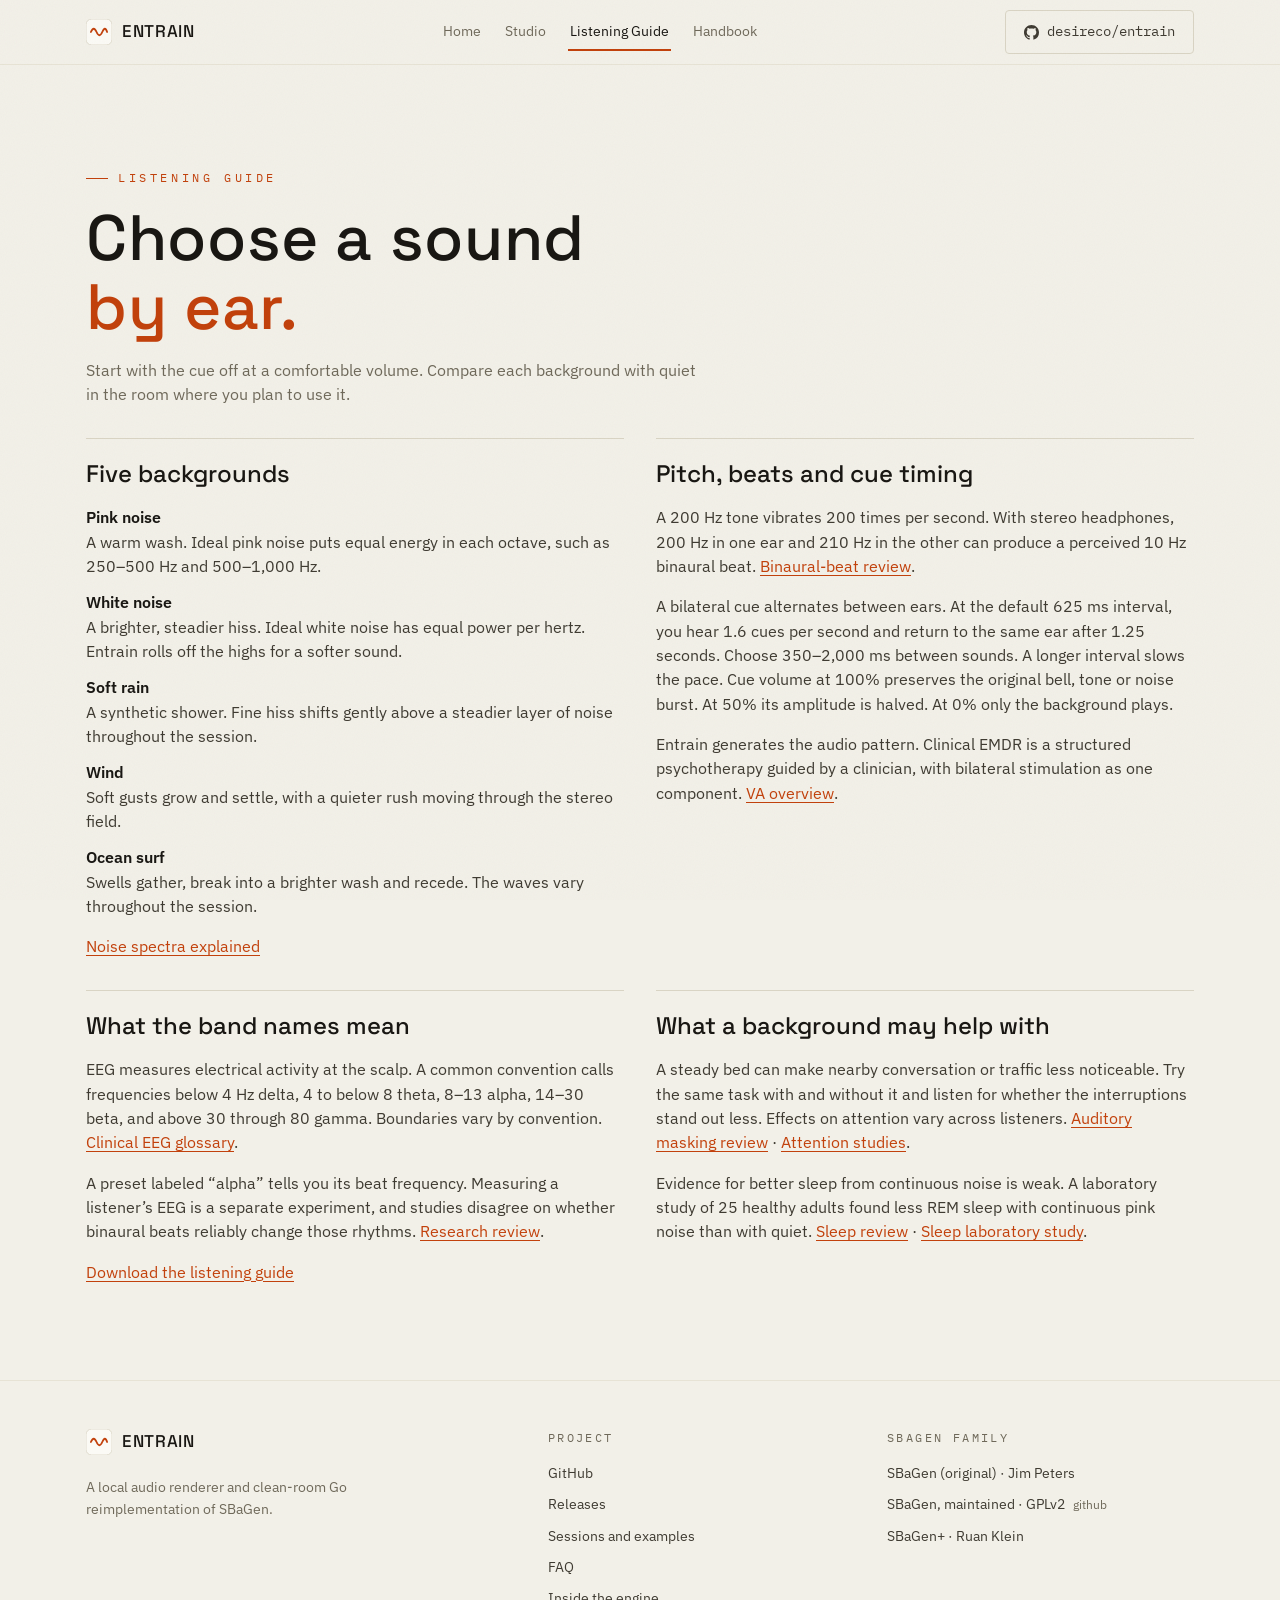
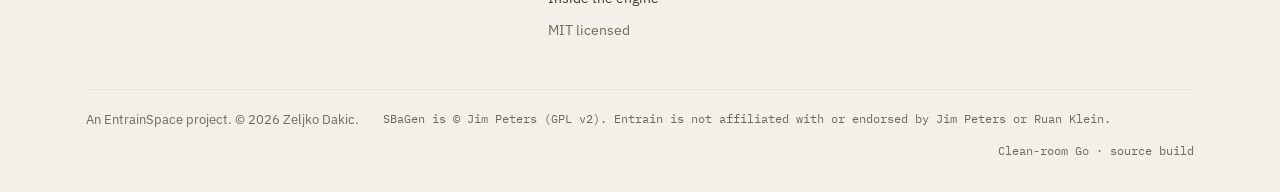
<file: site/listening-guide/index.html>
<!doctype html>
<html lang="en">
<head>
<meta charset="utf-8">
<meta name="viewport" content="width=device-width, initial-scale=1">
<base href="../">
<title>Listening Guide · Entrain</title>
<meta name="description" content="Compare the backgrounds, stereo cues and binaural presets by ear.">
<meta name="theme-color" content="#f2f0e8">
<link rel="canonical" href="https://entrain.cc/listening-guide/">
<link rel="icon" href="favicon.svg" type="image/svg+xml">
<link rel="icon" href="favicon-32.png" type="image/png" sizes="32x32">
<link rel="apple-touch-icon" href="apple-touch-icon.png">
<!-- Social cards: X reads twitter:*, Facebook and LinkedIn read og:* -->
<meta property="og:site_name" content="Entrain">
<meta property="og:title" content="Listening Guide · Entrain">
<meta property="og:description" content="Compare the backgrounds, stereo cues and binaural presets by ear.">
<meta property="og:type" content="website">
<meta property="og:url" content="https://entrain.cc/listening-guide/">
<meta property="og:image" content="https://entrain.cc/og.png">
<meta property="og:image:width" content="1200">
<meta property="og:image:height" content="630">
<meta property="og:image:type" content="image/png">
<meta property="og:image:alt" content="Entrain cover with audio waveform and WAV, FLAC and MP3 formats.">
<meta property="og:locale" content="en_US">
<meta name="twitter:card" content="summary_large_image">
<meta name="twitter:site" content="@builtbydakic">
<meta name="twitter:title" content="Listening Guide · Entrain">
<meta name="twitter:description" content="Compare the backgrounds, stereo cues and binaural presets by ear.">
<meta name="twitter:image" content="https://entrain.cc/og.png">
<meta name="twitter:image:alt" content="Entrain cover with audio waveform and WAV, FLAC and MP3 formats.">

<link rel="preconnect" href="https://fonts.googleapis.com">
<link rel="preconnect" href="https://fonts.gstatic.com" crossorigin>
<link href="https://fonts.googleapis.com/css2?family=Space+Grotesk:wght@400;500;600;700&family=IBM+Plex+Sans:wght@400;500;600&family=IBM+Plex+Mono:wght@400;500;600&display=swap" rel="stylesheet">
<link rel="stylesheet" href="site.css">

</head>
<body data-page="listening-guide">
<a class="skip-link" href="listening-guide/#main">Skip to content</a>
<div class="grain" aria-hidden="true"></div>

<header class="nav" data-od-id="nav">
  <div class="container nav-inner">
    <a class="brand" href="./" aria-label="Entrain home">
      <svg width="26" height="26" viewBox="0 0 32 32" aria-hidden="true"><rect width="32" height="32" rx="7" fill="#fbfaf5" stroke="#d9d4c4"/><path d="M6 16 Q 9.5 8 13 16 T 20 16 T 26 16" stroke="#c2410c" stroke-width="2.2" fill="none" stroke-linecap="round"/></svg>
      ENTRAIN
    </a>
    <nav class="nav-links" aria-label="Primary"><a href="./">Home</a>
      <a href="studio/">Studio</a>
      <a href="listening-guide/" class="active" aria-current="page">Listening Guide</a>
      <a href="handbook/">Handbook</a></nav>
    <a class="nav-gh" href="https://github.com/desireco/entrain" target="_blank" rel="noopener" aria-label="GitHub — desireco/entrain">
      <svg width="15" height="15" viewBox="0 0 16 16" fill="currentColor" aria-hidden="true"><path d="M8 0C3.58 0 0 3.58 0 8c0 3.54 2.29 6.53 5.47 7.59.4.07.55-.17.55-.38 0-.19-.01-.82-.01-1.49-2.01.37-2.53-.49-2.69-.94-.09-.23-.48-.94-.82-1.13-.28-.15-.68-.52-.01-.53.63-.01 1.08.58 1.23.82.72 1.21 1.87.87 2.33.66.07-.52.28-.87.51-1.07-1.78-.2-3.64-.89-3.64-3.95 0-.87.31-1.59.82-2.15-.08-.2-.36-1.02.08-2.12 0 0 .67-.21 2.2.82.64-.18 1.32-.27 2-.27s1.36.09 2 .27c1.53-1.04 2.2-.82 2.2-.82.44 1.1.16 1.92.08 2.12.51.56.82 1.27.82 2.15 0 3.07-1.87 3.75-3.65 3.95.29.25.54.73.54 1.48 0 1.07-.01 1.93-.01 2.2 0 .21.15.46.55.38A8.01 8.01 0 0 0 16 8c0-4.42-3.58-8-8-8Z"/></svg>
      <span class="gh-label">desireco/entrain</span>
    </a>
  </div>
</header>

<main id="main">
<section class="section" id="listening-guide" aria-labelledby="listen-heading">
  <div class="container">
    <div class="section-head">
      <span class="eyebrow">Listening guide</span>
      <h1 id="listen-heading">Choose a sound <em>by ear.</em></h1>
      <p class="section-sub">Start with the cue off at a comfortable volume. Compare each background with quiet in the room where you plan to use it.</p>
    </div>
    <div class="guide-grid">
      <article>
        <h3>Five backgrounds</h3>
        <dl class="sound-list">
          <dt>Pink noise</dt><dd>A warm wash. Ideal pink noise puts equal energy in each octave, such as 250–500 Hz and 500–1,000 Hz.</dd>
          <dt>White noise</dt><dd>A brighter, steadier hiss. Ideal white noise has equal power per hertz. Entrain rolls off the highs for a softer sound.</dd>
          <dt>Soft rain</dt><dd>A synthetic shower. Fine hiss shifts gently above a steadier layer of noise throughout the session.</dd>
          <dt>Wind</dt><dd>Soft gusts grow and settle, with a quieter rush moving through the stereo field.</dd>
          <dt>Ocean surf</dt><dd>Swells gather, break into a brighter wash and recede. The waves vary throughout the session.</dd>
        </dl>
        <p class="guide-ref"><a href="https://www.mathworks.com/help/dsp/ref/dsp.colorednoise-system-object.html">Noise spectra explained</a></p>
      </article>
      <article>
        <h3>Pitch, beats and cue timing</h3>
        <p>A 200 Hz tone vibrates 200 times per second. With stereo headphones, 200 Hz in one ear and 210 Hz in the other can produce a perceived 10 Hz binaural beat. <a href="https://doi.org/10.1371/journal.pone.0286023">Binaural-beat review</a>.</p>
        <p>A bilateral cue alternates between ears. At the default 625 ms interval, you hear 1.6 cues per second and return to the same ear after 1.25 seconds. Choose 350–2,000 ms between sounds. A longer interval slows the pace. Cue volume at 100% preserves the original bell, tone or noise burst. At 50% its amplitude is halved. At 0% only the background plays.</p>
        <p>Entrain generates the audio pattern. Clinical EMDR is a structured psychotherapy guided by a clinician, with bilateral stimulation as one component. <a href="https://www.ptsd.va.gov/professional/treat/txessentials/emdr_pro.asp">VA overview</a>.</p>
      </article>
      <article>
        <h3>What the band names mean</h3>
        <p>EEG measures electrical activity at the scalp. A common convention calls frequencies below 4 Hz delta, 4 to below 8 theta, 8–13 alpha, 14–30 beta, and above 30 through 80 gamma. Boundaries vary by convention. <a href="https://doi.org/10.1016/j.cnp.2017.07.002">Clinical EEG glossary</a>.</p>
        <p>A preset labeled “alpha” tells you its beat frequency. Measuring a listener’s EEG is a separate experiment, and studies disagree on whether binaural beats reliably change those rhythms. <a href="https://doi.org/10.1371/journal.pone.0286023">Research review</a>.</p>
      </article>
      <article>
        <h3>What a background may help with</h3>
        <p>A steady bed can make nearby conversation or traffic less noticeable. Try the same task with and without it and listen for whether the interruptions stand out less. Effects on attention vary across listeners. <a href="https://pubmed.ncbi.nlm.nih.gov/34964434/">Auditory masking review</a> · <a href="https://pubmed.ncbi.nlm.nih.gov/38428577/">Attention studies</a>.</p>
        <p>Evidence for better sleep from continuous noise is weak. A laboratory study of 25 healthy adults found less REM sleep with continuous pink noise than with quiet. <a href="https://pubmed.ncbi.nlm.nih.gov/33007706/">Sleep review</a> · <a href="https://pubmed.ncbi.nlm.nih.gov/41627391/">Sleep laboratory study</a>.</p>
      </article>
    </div>
    <p class="guide-ref"><a class="guide-link" href="docs/listening-guide.md" download>Download the listening guide</a></p>
  </div>
</section>

</main>
<footer data-od-id="footer">
  <div class="container">
    <div class="foot-grid">
      <div class="foot-brand">
        <a class="brand" href="./" aria-label="Entrain home">
          <svg width="26" height="26" viewBox="0 0 32 32" aria-hidden="true"><rect width="32" height="32" rx="7" fill="#fbfaf5" stroke="#d9d4c4"/><path d="M6 16 Q 9.5 8 13 16 T 20 16 T 26 16" stroke="#c2410c" stroke-width="2.2" fill="none" stroke-linecap="round"/></svg>
          ENTRAIN
        </a>
        <p>A local audio renderer and clean-room Go reimplementation of SBaGen.</p>
      </div>
      <div class="foot-col" data-od-id="footer-project">
        <h4>Project</h4>
        <ul>
          <li><a href="https://github.com/desireco/entrain" target="_blank" rel="noopener">GitHub</a></li>
          <li><a href="https://github.com/desireco/entrain/releases" target="_blank" rel="noopener">Releases</a></li>
          <li><a href="./#sessions">Sessions and examples</a></li>
          <li><a href="./#faq">FAQ</a></li>
          <li><a href="./#engine">Inside the engine</a></li>
          <li class="plain">MIT licensed</li>
        </ul>
      </div>
      <div class="foot-col" data-od-id="footer-family">
        <h4>SBaGen family</h4>
        <ul>
          <li><a href="https://uazu.net/sbagen/" target="_blank" rel="noopener">SBaGen (original) · Jim Peters</a></li>
          <li><a href="https://desireco.github.io/sbagen/" target="_blank" rel="noopener">SBaGen, maintained · GPLv2</a><a class="sub" href="https://github.com/desireco/sbagen" target="_blank" rel="noopener">github</a></li>
          <li><a href="https://github.com/ruanklein/sbagen-plus" target="_blank" rel="noopener">SBaGen+ · Ruan Klein</a></li>
        </ul>
      </div>
    </div>
    <div class="legal">
      <span>An EntrainSpace project. © 2026 Zeljko Dakic.</span>
      <span class="mono">SBaGen is © Jim Peters (GPL v2). Entrain is not affiliated with or endorsed by Jim Peters or Ruan Klein.</span>
      <span class="mono" style="margin-left:auto">Clean-room Go · source build</span>
    </div>
  </div>
</footer>
<script src="site.js"></script>

</body>
</html>
</file>
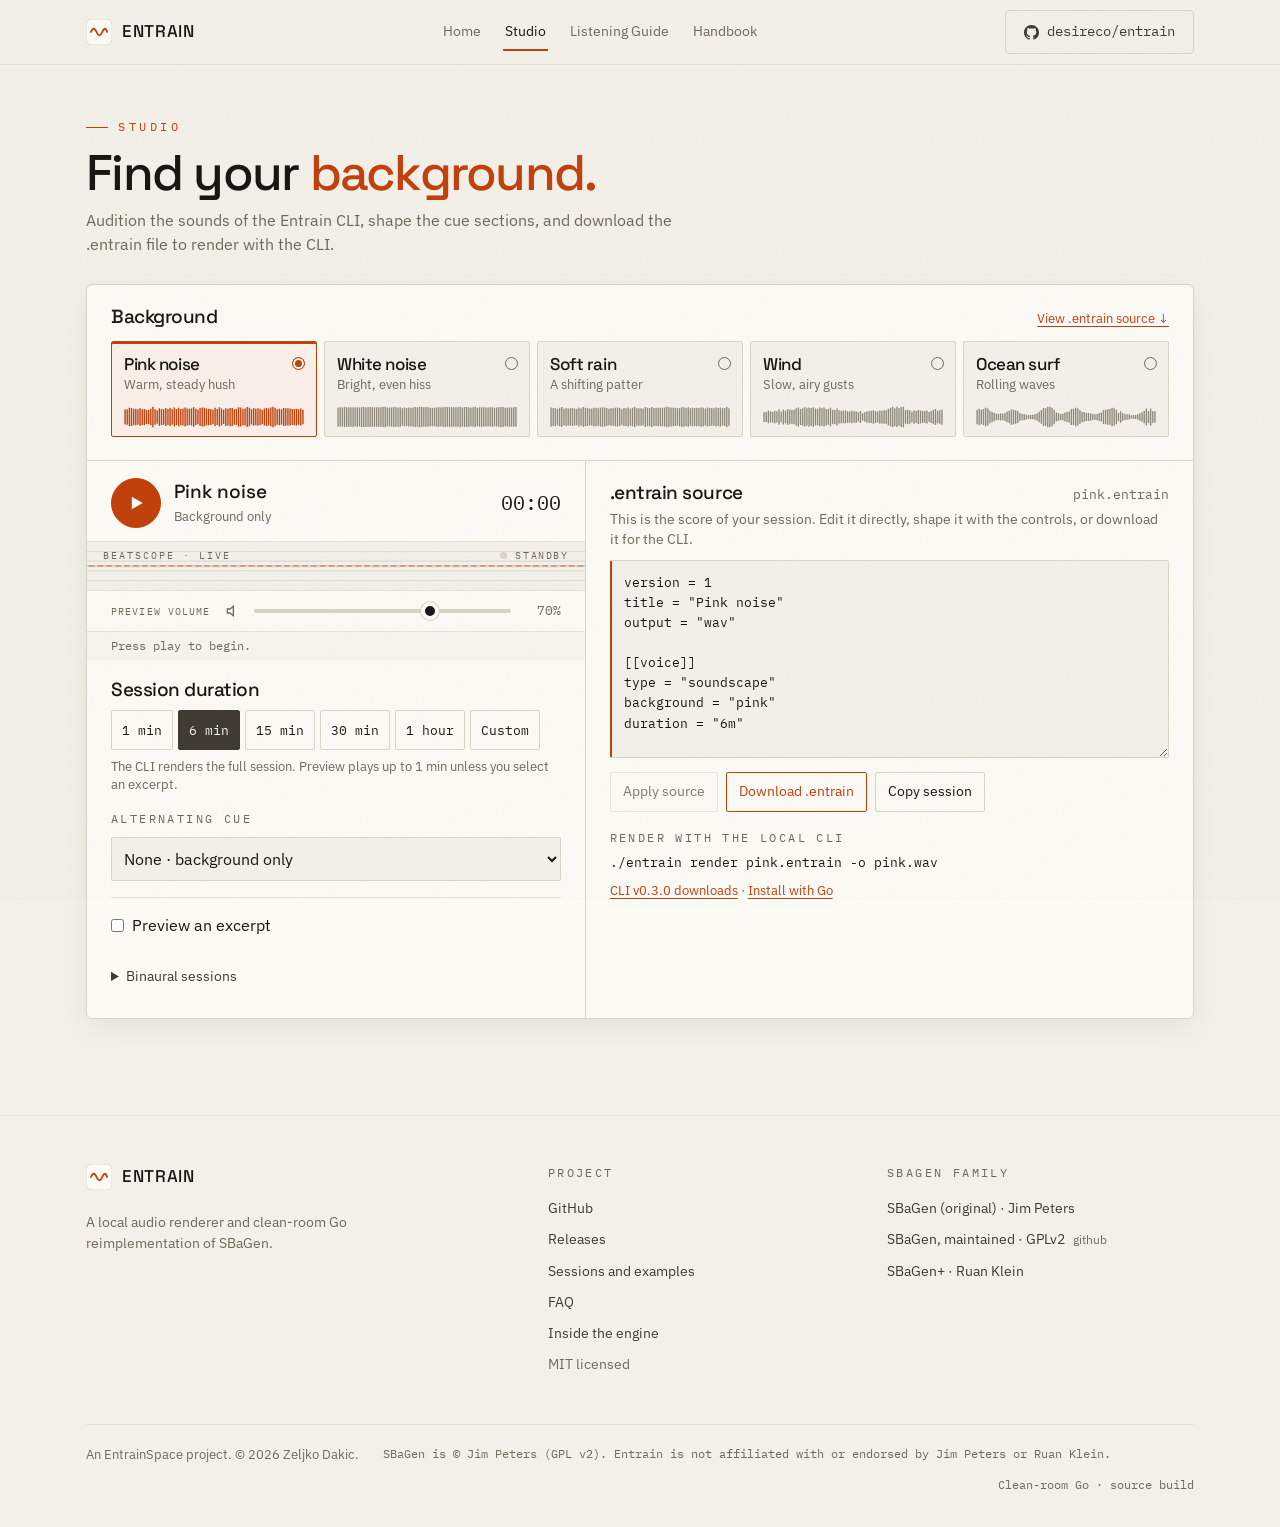
<file: site/studio/index.html>
<!doctype html>
<html lang="en">
<head>
<meta charset="utf-8">
<meta name="viewport" content="width=device-width, initial-scale=1">
<base href="../">
<title>Studio · Entrain</title>
<meta name="description" content="Audition five backgrounds, mix alternating cue sections, and download a native .entrain session to render locally.">
<meta name="theme-color" content="#f2f0e8">
<link rel="canonical" href="https://entrain.cc/studio/">
<link rel="icon" href="favicon.svg" type="image/svg+xml">
<link rel="icon" href="favicon-32.png" type="image/png" sizes="32x32">
<link rel="apple-touch-icon" href="apple-touch-icon.png">
<!-- Social cards: X reads twitter:*, Facebook and LinkedIn read og:* -->
<meta property="og:site_name" content="Entrain">
<meta property="og:title" content="Studio · Entrain">
<meta property="og:description" content="Audition five backgrounds, mix alternating cue sections, and download a native .entrain session to render locally.">
<meta property="og:type" content="website">
<meta property="og:url" content="https://entrain.cc/studio/">
<meta property="og:image" content="https://entrain.cc/og.png">
<meta property="og:image:width" content="1200">
<meta property="og:image:height" content="630">
<meta property="og:image:type" content="image/png">
<meta property="og:image:alt" content="Entrain cover with audio waveform and WAV, FLAC and MP3 formats.">
<meta property="og:locale" content="en_US">
<meta name="twitter:card" content="summary_large_image">
<meta name="twitter:site" content="@builtbydakic">
<meta name="twitter:title" content="Studio · Entrain">
<meta name="twitter:description" content="Audition five backgrounds, mix alternating cue sections, and download a native .entrain session to render locally.">
<meta name="twitter:image" content="https://entrain.cc/og.png">
<meta name="twitter:image:alt" content="Entrain cover with audio waveform and WAV, FLAC and MP3 formats.">

<link rel="preconnect" href="https://fonts.googleapis.com">
<link rel="preconnect" href="https://fonts.gstatic.com" crossorigin>
<link href="https://fonts.googleapis.com/css2?family=Space+Grotesk:wght@400;500;600;700&family=IBM+Plex+Sans:wght@400;500;600&family=IBM+Plex+Mono:wght@400;500;600&display=swap" rel="stylesheet">
<link rel="stylesheet" href="site.css">
<link rel="stylesheet" href="studio.css">
</head>
<body data-page="studio">
<a class="skip-link" href="studio/#main">Skip to content</a>
<div class="grain" aria-hidden="true"></div>

<header class="nav" data-od-id="nav">
  <div class="container nav-inner">
    <a class="brand" href="./" aria-label="Entrain home">
      <svg width="26" height="26" viewBox="0 0 32 32" aria-hidden="true"><rect width="32" height="32" rx="7" fill="#fbfaf5" stroke="#d9d4c4"/><path d="M6 16 Q 9.5 8 13 16 T 20 16 T 26 16" stroke="#c2410c" stroke-width="2.2" fill="none" stroke-linecap="round"/></svg>
      ENTRAIN
    </a>
    <nav class="nav-links" aria-label="Primary"><a href="./">Home</a>
      <a href="studio/" class="active" aria-current="page">Studio</a>
      <a href="listening-guide/">Listening Guide</a>
      <a href="handbook/">Handbook</a></nav>
    <a class="nav-gh" href="https://github.com/desireco/entrain" target="_blank" rel="noopener" aria-label="GitHub — desireco/entrain">
      <svg width="15" height="15" viewBox="0 0 16 16" fill="currentColor" aria-hidden="true"><path d="M8 0C3.58 0 0 3.58 0 8c0 3.54 2.29 6.53 5.47 7.59.4.07.55-.17.55-.38 0-.19-.01-.82-.01-1.49-2.01.37-2.53-.49-2.69-.94-.09-.23-.48-.94-.82-1.13-.28-.15-.68-.52-.01-.53.63-.01 1.08.58 1.23.82.72 1.21 1.87.87 2.33.66.07-.52.28-.87.51-1.07-1.78-.2-3.64-.89-3.64-3.95 0-.87.31-1.59.82-2.15-.08-.2-.36-1.02.08-2.12 0 0 .67-.21 2.2.82.64-.18 1.32-.27 2-.27s1.36.09 2 .27c1.53-1.04 2.2-.82 2.2-.82.44 1.1.16 1.92.08 2.12.51.56.82 1.27.82 2.15 0 3.07-1.87 3.75-3.65 3.95.29.25.54.73.54 1.48 0 1.07-.01 1.93-.01 2.2 0 .21.15.46.55.38A8.01 8.01 0 0 0 16 8c0-4.42-3.58-8-8-8Z"/></svg>
      <span class="gh-label">desireco/entrain</span>
    </a>
  </div>
</header>

<main id="main">
<section class="section" id="studio" data-od-id="studio">
  <div class="container">
    <div class="section-head reveal">
      <span class="eyebrow" id="studio-eyebrow">Studio</span>
      <h1 id="studio-heading">Find your <em>background.</em></h1>
      <p class="section-sub" id="studio-intro">Audition the sounds of the Entrain CLI, shape the cue sections, and download the .entrain file to render with the CLI.</p>
    </div>
    <div class="studio reveal" data-od-id="studio-panel">
      <div class="library-pane">
        <div class="library-head"><h3 id="background-label">Background</h3><a href="studio/#session-source" class="jump-source">View .entrain source ↓</a></div>
        <div class="bed-picker" role="radiogroup" aria-labelledby="background-label">
            <button type="button" role="radio" data-background="pink" aria-checked="true" tabindex="0">
              <span class="bed-title">Pink noise</span><small>Warm, steady hush</small>
              <svg aria-hidden="true" focusable="false" viewBox="0 0 168 28" preserveAspectRatio="none"><use href="soundscapes/traces.svg#pink"/></svg>
            </button>
            <button type="button" role="radio" data-background="white" aria-checked="false" tabindex="-1">
              <span class="bed-title">White noise</span><small>Bright, even hiss</small>
              <svg aria-hidden="true" focusable="false" viewBox="0 0 168 28" preserveAspectRatio="none"><use href="soundscapes/traces.svg#white"/></svg>
            </button>
            <button type="button" role="radio" data-background="rain" aria-checked="false" tabindex="-1">
              <span class="bed-title">Soft rain</span><small>A shifting patter</small>
              <svg aria-hidden="true" focusable="false" viewBox="0 0 168 28" preserveAspectRatio="none"><use href="soundscapes/traces.svg#rain"/></svg>
            </button>
            <button type="button" role="radio" data-background="wind" aria-checked="false" tabindex="-1">
              <span class="bed-title">Wind</span><small>Slow, airy gusts</small>
              <svg aria-hidden="true" focusable="false" viewBox="0 0 168 28" preserveAspectRatio="none"><use href="soundscapes/traces.svg#wind"/></svg>
            </button>
            <button type="button" role="radio" data-background="surf" aria-checked="false" tabindex="-1">
              <span class="bed-title">Ocean surf</span><small>Rolling waves</small>
              <svg aria-hidden="true" focusable="false" viewBox="0 0 168 28" preserveAspectRatio="none"><use href="soundscapes/traces.svg#surf"/></svg>
            </button>
        </div>
      </div>
      <div class="studio-grid">
        <div class="listen-pane">
          <div class="transport">
            <button class="play-btn" id="play-btn" data-od-id="studio-play" aria-pressed="false" aria-label="Play session">
              <svg class="i-play" viewBox="0 0 24 24" aria-hidden="true"><path d="M7 4.5v15l13-7.5z"/></svg>
              <svg class="i-pause" viewBox="0 0 24 24" aria-hidden="true"><path d="M6 4h4v16H6zM14 4h4v16h-4z"/></svg>
            </button>
            <div class="transport-meta">
              <div class="t-name" id="t-name">Pink noise</div>
              <div class="t-sub" id="t-sub">Background only · 60-second loop</div>
            </div>
            <div class="elapsed" id="elapsed" aria-label="Elapsed time">00:00</div>
          </div>
          <div class="scope" data-od-id="studio-scope">
            <canvas id="scope-canvas"></canvas>
            <span class="scope-tag">BEATSCOPE · LIVE</span>
            <span class="scope-state" id="scope-state"><span class="dot"></span>STANDBY</span>
          </div>
          <div class="listen-level"><label class="chip-label" for="volume">Preview volume</label>
          <div class="vol-row">
            <svg width="16" height="16" viewBox="0 0 24 24" fill="none" stroke="currentColor" stroke-width="2" aria-hidden="true" style="color:var(--muted)"><path d="M11 5 6 9H2v6h4l5 4V5z"/></svg>
            <input type="range" id="volume" min="0" max="100" value="70">
            <span class="mono" id="vol-read" style="font-size:13px;color:var(--muted);min-width:38px;text-align:right">70%</span>
          </div></div>
          <div class="status-line" id="status-line" aria-live="polite">
            Press play to begin.
          </div>
          <div class="readouts" id="session-readouts" data-od-id="studio-readouts" hidden>
            <div class="ro"><div class="k">L carrier</div><div class="v" id="ro-l">180.00 Hz</div></div>
            <div class="ro"><div class="k">R carrier</div><div class="v" id="ro-r">220.00 Hz</div></div>
            <div class="ro"><div class="k">Beat</div><div class="v" id="ro-beat"><em>40.0 Hz γ</em></div></div>
            <div class="ro"><div class="k">Bed</div><div class="v" id="ro-bed">pink</div></div>
            <div class="ro"><div class="k">Engine</div><div class="v">Web Audio</div></div>
            <div class="ro"><div class="k">Would render</div><div class="v" id="ro-out">focus-40-pink.mp3</div></div>
          </div>
        </div>
        <div class="settings-pane">
          <div class="mix-field" id="duration-field">
            <h3 id="length-label">Session duration</h3>
            <div class="duration-presets" role="group" aria-labelledby="length-label"><button type="button" data-length="1m" aria-pressed="false">1 min</button>
<button type="button" data-length="6m" aria-pressed="true">6 min</button>
<button type="button" data-length="15m" aria-pressed="false">15 min</button>
<button type="button" data-length="30m" aria-pressed="false">30 min</button>
<button type="button" data-length="1h" aria-pressed="false">1 hour</button>
<button type="button" data-length="custom" aria-pressed="false">Custom</button></div>
            <div id="custom-length" hidden>
              <label for="mix-duration">Custom duration</label>
              <input id="mix-duration" class="cue-select" value="6m" maxlength="20" type="text" aria-describedby="duration-hint" autocomplete="off" spellcheck="false" placeholder="e.g. 1h30m">
            </div>
            <span class="duration-hint" id="duration-hint">The session renders at this length.</span>
          </div>
          <div class="mix-field">
            <label class="chip-label" for="cue-shape">Alternating cue</label>
            <select id="cue-shape" class="cue-select">
              <option value="off">None · background only</option><option value="bell">Bell</option>
              <option value="tone">Tone</option><option value="noise">Noise</option>
              <option value="sections">Timed sections</option>
            </select>
          </div>
          <div id="cue-tuning" class="cue-tuning" hidden>
            <div class="cue-setting">
              <label class="chip-label" for="cue-volume">Cue volume</label><output id="cue-volume-read" for="cue-volume">100%</output>
              <input id="cue-volume" type="range" min="0" max="200" step="any" value="100">
            </div>
            <div class="cue-setting">
              <label class="chip-label" for="cue-interval">Time between cues</label><output id="cue-interval-read" for="cue-interval">625 ms</output>
              <input id="cue-interval" type="range" min="350" max="2000" step="1" value="625">
            </div>
          </div>
          <div class="mix-cli" id="section-editor" hidden>
            <h3>Timed cue sections</h3>
            <p class="source-feedback">Each section starts on the left. Gaps play the background alone.</p>
            <div id="section-timeline" aria-hidden="true" class="empty">
              <p class="tl-empty">No cue sections yet — the background plays alone. Add a section to place bells, tones, or noise.</p>
              <div class="tl-track"><div class="tl-playhead" hidden></div></div>
            </div>
            <div id="section-list"></div>
            <div class="source-actions"><button type="button" id="add-section">Add section</button></div>
            <p id="section-message" class="source-feedback" aria-live="polite"></p>
          </div>
          <details class="studio-detail" id="seed-field" hidden>
            <summary>Sound variation</summary>
            <div class="mix-field detail-body">
            <label class="chip-label" for="mix-seed">Variation seed</label>
            <div class="seed-row"><input id="mix-seed" class="cue-select" type="text" inputmode="numeric" autocomplete="off" placeholder="Original" aria-describedby="seed-hint">
            <button type="button" id="new-seed">New variation</button></div>
            <span class="duration-hint" id="seed-hint">Leave blank for the original sound.</span>
          </div></details>
          <div class="mix-cli" id="excerpt-panel">
            <label class="excerpt-toggle"><input id="preview-excerpt" type="checkbox"> Preview an excerpt</label>
            <div id="excerpt-fields" hidden>
              <div class="section-fields"><label>Start <input id="preview-start" value="0s" class="cue-select"></label>
              <label>Length <input id="preview-length" value="10s" class="cue-select"></label></div>
              <p class="source-feedback" id="excerpt-hint" aria-live="polite"></p>
              <code id="excerpt-command"></code>
            </div>
          </div>
          <details class="session-list" id="session-details">
          <summary>Binaural sessions</summary>
          <div class="chip-stack" role="group" aria-label="Choose a session" id="chip-stack">
            <button class="chip" data-od-id="chip-focus-40-pink" data-session="focus-40-pink" aria-pressed="true">
              <span class="chip-name">focus-40-pink <span class="chip-hz">40γ</span></span>
              <span class="chip-desc">40 Hz binaural beat over a pink noise bed.</span>
            </button>
            <button class="chip" data-od-id="chip-meditate-alpha" data-session="meditate-alpha" aria-pressed="false">
              <span class="chip-name">meditate-alpha <span class="chip-hz">10α</span></span>
              <span class="chip-desc">10 Hz binaural beat over soft pink noise.</span>
            </button>
            <button class="chip" data-od-id="chip-sleep-delta" data-session="sleep-delta" aria-pressed="false">
              <span class="chip-name">sleep-delta <span class="chip-hz">3δ</span></span>
              <span class="chip-desc">3 Hz binaural beat over deeper brown noise.</span>
            </button>
          </div>
          </details>
        </div>
        <div class="source-pane" id="session-source" tabindex="-1">
          <div id="mix-cli">
            <div class="source-top"><h3>.entrain source</h3><span id="source-name">pink.entrain</span></div>
            <p class="source-caption">Edit the score and apply it to the preview, or download it for the CLI.</p>
            <textarea id="mix-source" aria-label="Editable .entrain session source" aria-describedby="document-status" rows="10" spellcheck="false"></textarea>
            <div class="source-actions">
              <button type="button" id="apply-source" disabled>Apply source</button>
              <button type="button" id="mix-download">Download .entrain</button>
              <button type="button" id="mix-copy">Copy session</button>
              <span class="source-feedback" id="source-feedback" role="status"></span>
            </div>
            <p id="download-confirm" class="document-status" hidden></p>

            <p id="document-status" role="status" class="document-status" hidden></p>
            <div class="document-tools" id="document-tools" hidden>
              <button type="button" id="use-controls">Use control settings</button>
              <div id="source-confirm" hidden>Replace your edited text and its comments with the current control settings?
                <button type="button" id="confirm-control-source">Replace text</button>
                <button type="button" id="cancel-control-source">Keep my text</button>
              </div>
            </div>
            <span class="chip-label">Render with the local CLI</span><code id="mix-command"></code>
            <p class="source-feedback cli-download"><a href="https://github.com/desireco/entrain/releases/tag/v0.3.0">CLI v0.3.0 downloads</a> · <a href="handbook/">Install with Go</a></p>
          </div>
        </div>
      </div>
    </div>
  </div>
</section>
<template id="cue-row-template">
  <fieldset class="cue-row">
    <legend></legend>
    <div class="section-fields">
      <label>Start <input data-field="start" class="cue-select"></label>
      <label>Duration <input data-field="duration" class="cue-select"></label>
      <label>Cue <select data-field="cue" class="cue-select"><option value="bell">Bell</option><option value="tone">Tone</option><option value="noise">Noise</option></select></label>
      <label>Volume (%) <input data-field="volume" type="number" min="0" max="200" step="any" class="cue-select"></label>
      <label>Interval (ms) <input data-field="interval" type="number" min="350" max="2000" step="1" class="cue-select"></label>
      <label>Fade in <input data-field="fadeIn" class="cue-select"></label>
      <label>Fade out <input data-field="fadeOut" class="cue-select"></label>
    </div>
    <div class="source-actions"><button type="button" data-action="audition">Preview entrance</button><button type="button" data-action="remove">Remove</button></div>
  </fieldset>
</template>

</main>
<footer data-od-id="footer">
  <div class="container">
    <div class="foot-grid">
      <div class="foot-brand">
        <a class="brand" href="./" aria-label="Entrain home">
          <svg width="26" height="26" viewBox="0 0 32 32" aria-hidden="true"><rect width="32" height="32" rx="7" fill="#fbfaf5" stroke="#d9d4c4"/><path d="M6 16 Q 9.5 8 13 16 T 20 16 T 26 16" stroke="#c2410c" stroke-width="2.2" fill="none" stroke-linecap="round"/></svg>
          ENTRAIN
        </a>
        <p>A local audio renderer and clean-room Go reimplementation of SBaGen.</p>
      </div>
      <div class="foot-col" data-od-id="footer-project">
        <h4>Project</h4>
        <ul>
          <li><a href="https://github.com/desireco/entrain" target="_blank" rel="noopener">GitHub</a></li>
          <li><a href="https://github.com/desireco/entrain/releases" target="_blank" rel="noopener">Releases</a></li>
          <li><a href="./#sessions">Sessions and examples</a></li>
          <li><a href="./#faq">FAQ</a></li>
          <li><a href="./#engine">Inside the engine</a></li>
          <li class="plain">MIT licensed</li>
        </ul>
      </div>
      <div class="foot-col" data-od-id="footer-family">
        <h4>SBaGen family</h4>
        <ul>
          <li><a href="https://uazu.net/sbagen/" target="_blank" rel="noopener">SBaGen (original) · Jim Peters</a></li>
          <li><a href="https://desireco.github.io/sbagen/" target="_blank" rel="noopener">SBaGen, maintained · GPLv2</a><a class="sub" href="https://github.com/desireco/sbagen" target="_blank" rel="noopener">github</a></li>
          <li><a href="https://github.com/ruanklein/sbagen-plus" target="_blank" rel="noopener">SBaGen+ · Ruan Klein</a></li>
        </ul>
      </div>
    </div>
    <div class="legal">
      <span>An EntrainSpace project. © 2026 Zeljko Dakic.</span>
      <span class="mono">SBaGen is © Jim Peters (GPL v2). Entrain is not affiliated with or endorsed by Jim Peters or Ruan Klein.</span>
      <span class="mono" style="margin-left:auto">Clean-room Go · source build</span>
    </div>
  </div>
</footer>
<script src="site.js"></script>
<script src="session-editor.js"></script>
<script src="session-document.js"></script>
<script src="soundscapes/player.js"></script>
<script src="studio.js"></script>
</body>
</html>
</file>
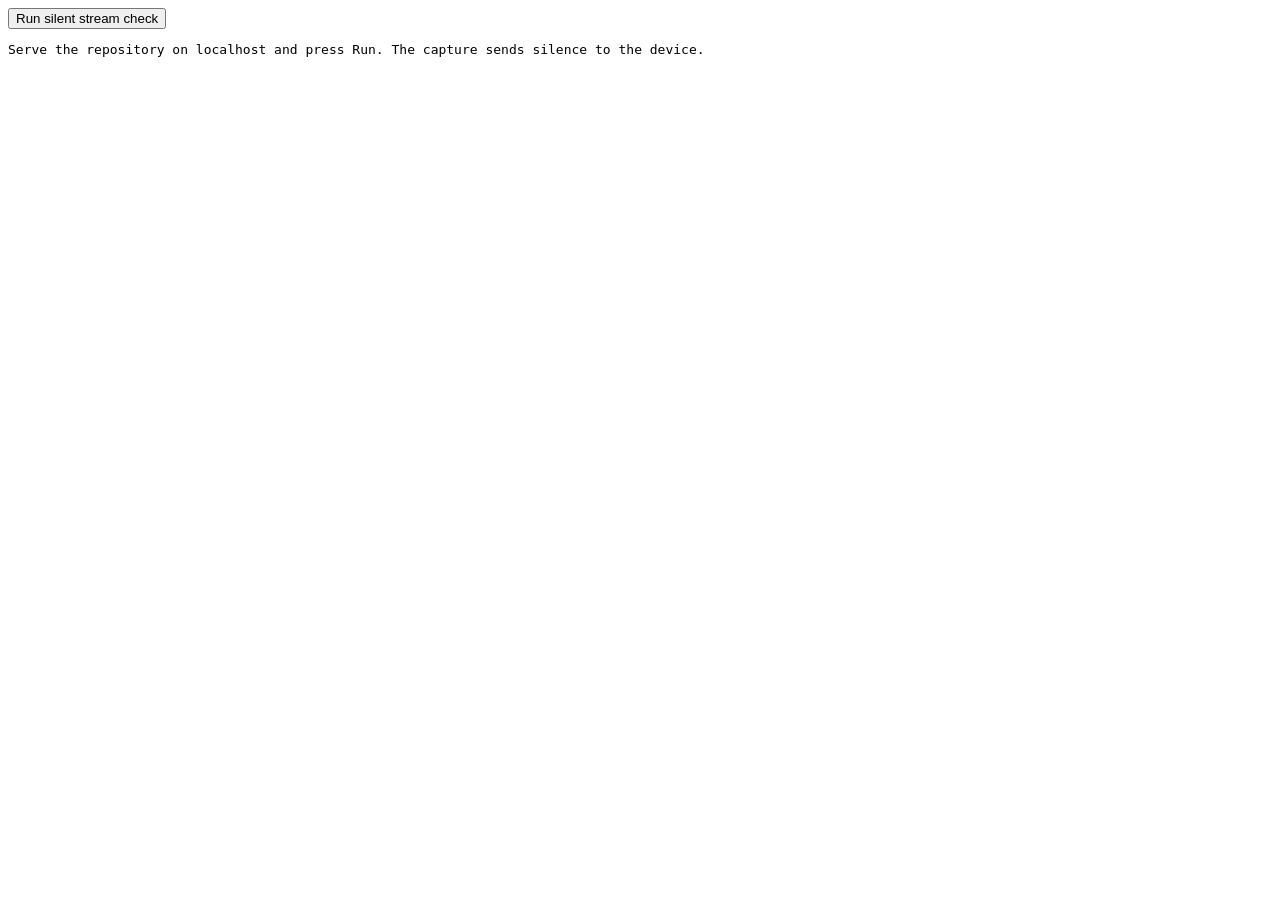
<file: scripts/test-soundscape-stream.html>
<!doctype html>
<meta charset="utf-8">
<title>Soundscape browser stream check</title>
<button id="run">Run silent stream check</button>
<pre id="result">Serve the repository on localhost and press Run. The capture sends silence to the device.</pre>
<script src="../site/soundscapes/player.js"></script>
<script>
const result = document.querySelector('#result');
document.querySelector('#run').onclick = async () => {
  result.textContent = 'Running…';
  let ctx;
  try {
    const rate = new URLSearchParams(location.search).get('rate') === '48000' ? 48000 : 44100;
    ctx = new AudioContext({sampleRate:rate});
    await ctx.resume();
    const module = new Blob([`class Recorder extends AudioWorkletProcessor {
      process(inputs) {
        const l = inputs[0][0], r = inputs[0][1];
        if (l && r) this.port.postMessage({frame:currentFrame,l,r});
        return true;
      }
    } registerProcessor('silent-recorder',Recorder);`], {type:'text/javascript'});
    const url = URL.createObjectURL(module);
    await ctx.audioWorklet.addModule(url);
    URL.revokeObjectURL(url);
    const recorder = new AudioWorkletNode(ctx,'silent-recorder', {outputChannelCount:[2]});
    recorder.connect(ctx.destination); // recorder output intentionally stays zero
    const seed = Number(new URLSearchParams(location.search).get('seed') || 0);
    const t = performance.now();
    let failure;
    const handle = await EntrainSoundscapes.prepare(ctx,{kind:'rain',seed,position:59.5,onerror: e => {failure=e;}});
    const startup = performance.now()-t;
    const frame = Math.ceil((ctx.currentTime+0.05)*ctx.sampleRate);
    const frames = 6*ctx.sampleRate;
    const l = new Float32Array(frames), r = new Float32Array(frames);
    const finished = new Promise((resolve,reject) => {
      const timer = setTimeout(() => reject(Error('capture timed out')),10000);
      recorder.port.onmessage = ({data}) => {
        const begin=Math.max(0,frame-data.frame), end=Math.min(data.l.length,frame+frames-data.frame);
        if(begin<end) {
          l.set(data.l.subarray(begin,end),data.frame+begin-frame);
          r.set(data.r.subarray(begin,end),data.frame+begin-frame);
        }
        if(data.frame >= frame+frames) {clearTimeout(timer);resolve();}
      };
    });
    handle.start(recorder,frame/ctx.sampleRate);
    await finished;
    handle.stop();
    if (failure) throw failure;
    // Check every audio quantum, including the producer's bounded preroll
    // horizon and the old scene's 60-second repeat point.
    for(let i=0;i<frames;i+=128) {
      let power=0;
      for(let j=i;j<Math.min(i+128,frames);j++) power+=l[j]*l[j]+r[j]*r[j];
      if(!(power>0)) throw Error('silent or invalid capture at frame '+i);
    }
    window.streamCapture = {l,r,frame,seed,rate:ctx.sampleRate,position:59.5,startup};
    const resumedAt = performance.now();
    const again = await EntrainSoundscapes.prepare(ctx,{kind:'rain',seed,position:64.5});
    again.start(recorder);
    again.stop(ctx.currentTime+.02);
    const elapsed = performance.now()-resumedAt;
    let switchFailure;
    for(let i=0;i<6;i++) {
      const transient = await EntrainSoundscapes.prepare(ctx,{kind:['wind','surf','rain'][i%3],seed:i+1,
        onerror:e=>{switchFailure=e;}});
      transient.start(recorder);
      transient.stop(ctx.currentTime+.025);
      transient.stop(ctx.currentTime+.05); // does not extend the already requested stop
    }
    await new Promise(r=>setTimeout(r,100));
    if(switchFailure) throw switchFailure;
    const canceled = new AbortController();
    const seeking = EntrainSoundscapes.prepare(ctx,{kind:'wind',position:3600,signal:canceled.signal});
    await new Promise(r => setTimeout(r, 60)); // abort an active cold seek, not just module loading
    canceled.abort();
    try {await seeking; throw Error('expected cancellation');}
    catch(e){if(e.name!=='AbortError') throw e;}
    await ctx.close();
    ctx=null;
    const offline = new OfflineAudioContext(2, 2*44100, 44100);
    const short = await EntrainSoundscapes.prepare(offline,{kind:'wind',position:5});
    const delayedFrame = 6656; // (6656 / 44100) * 44100 lands slightly above 6656
    short.start(offline.destination, delayedFrame/44100);
    const rendered = await offline.startRendering();
    short.stop();
    if (rendered.getChannelData(0).slice(0,delayedFrame).some(x=>x!==0) || rendered.getChannelData(0)[delayedFrame]===0 || !rendered.getChannelData(0).slice(-500).some(x=>x!==0)) throw Error('delayed offline start was misaligned');
    // Deliberately starve one isolated processor. There must be a single
    // error, a short fade, then silence. Nothing reaches a real speaker.
    const starved = new OfflineAudioContext(2, 44100, 44100);
    await starved.audioWorklet.addModule('../site/soundscapes/output.js');
    const block = new Float32Array(2*16384).fill(0.25);
    const source = new AudioWorkletNode(starved,'entrain-soundscape',{numberOfInputs:0,numberOfOutputs:1,
      outputChannelCount:[2],processorOptions:{frame:0,index:0,blocks:[block.buffer],startFrame:0}});
    let underruns=0;
    source.port.onmessage = ({data}) => { if (data.type === 'error') underruns++; };
    source.connect(starved.destination);
    const stopped = (await starved.startRendering()).getChannelData(0);
    await new Promise(r => setTimeout(r,50));
    if (underruns!==1 || stopped[100]!==0.25 || stopped.slice(16512).some(x => x!==0)) throw Error('underrun did not fail cleanly');
    result.textContent = 'PASS: 6s of silent-device stereo capture, no gaps, cold seek '+startup.toFixed(0)+' ms, cached resume '+elapsed.toFixed(0)+' ms.';
  } catch(e) {
    result.textContent = 'FAIL: '+e.stack;
    if(ctx) await ctx.close();
  }
};
</script>
</file>
<file: site/site.css>
/* ==== Signal edition — "daylight lab sheet": bone paper + ink + signal orange, Space Grotesk / IBM Plex ==== */
:root {
  --bg: #f2f0e8;
  --surface: #fbfaf5;
  --surface-warm: #e9e6d8;
  --fg: #191713;
  --fg-2: #3f3b32;
  --muted: #6f695a;
  --meta: #c2410c;
  --border: #d9d4c4;
  --border-soft: #e7e3d5;
  --accent: #c2410c;
  --accent-on: #fdfcf8;
  --accent-hover: color-mix(in oklab, var(--accent), black 8%);
  --accent-active: color-mix(in oklab, var(--accent), black 14%);
  --success: #2e7d46;
  --warn: #9a6700;
  --danger: #b42323;
  --text-xs: 12px;
  --text-sm: 14px;
  --text-base: 16px;
  --text-lg: 18px;
  --text-xl: 24px;
  --text-2xl: 36px;
  --text-3xl: 54px;
  --text-4xl: 76px;
  --leading-body: 1.52;
  --leading-tight: 1.06;
  --tracking-display: -0.03em;
  --space-1: 4px;
  --space-2: 8px;
  --space-3: 12px;
  --space-4: 16px;
  --space-5: 20px;
  --space-6: 24px;
  --space-8: 32px;
  --space-12: 48px;
  --section-y-desktop: 96px;
  --section-y-tablet: 68px;
  --section-y-phone: 48px;
  --radius-sm: 2px;
  --radius-md: 4px;
  --radius-lg: 6px;
  --radius-pill: 4px;
  --elev-ring: 0 0 0 1px var(--border);
  --elev-raised: 0 20px 60px rgba(25, 23, 19, 0.14);
  --focus-ring: 0 0 0 4px rgba(194, 65, 12, 0.28);
  --motion-fast: 150ms;
  --motion-base: 240ms;
  --ease-standard: cubic-bezier(0.2, 0, 0, 1);
  --container-max: 1180px;
  --container-gutter-desktop: 36px;
  --container-gutter-tablet: 24px;
  --container-gutter-phone: 16px;
}
/* Type roles: display + body + mono stacks below (edition-specific) */
:root {
  --font-display: 'Space Grotesk', 'IBM Plex Sans', system-ui, sans-serif;
  --font-body: 'IBM Plex Sans', system-ui, -apple-system, sans-serif;
  --font-mono: 'IBM Plex Mono', ui-monospace, 'SF Mono', Menlo, monospace;
}

* { box-sizing: border-box; margin: 0; padding: 0; }
html { scroll-behavior: smooth; }
body {
  background: var(--bg);
  color: var(--fg);
  font: 400 var(--text-base)/var(--leading-body) var(--font-body);
  -webkit-font-smoothing: antialiased;
  overflow-x: clip;
}
::selection { background: var(--accent); color: var(--accent-on); }
a { color: var(--fg-2); text-decoration: none; }
a:hover { color: var(--fg); }
:focus-visible { outline: none; box-shadow: var(--focus-ring); border-radius: var(--radius-sm); }
.container { max-width: var(--container-max); margin: 0 auto; padding-inline: var(--container-gutter-desktop); }
section { scroll-margin-top: 84px; }
.mono { font-family: var(--font-mono); }
.eyebrow {
  font-family: var(--font-mono); font-size: var(--text-xs); letter-spacing: .22em;
  text-transform: uppercase; color: var(--accent); display: inline-flex; align-items: center; gap: 10px;
}
.eyebrow::before { content: ""; width: 22px; height: 1px; background: var(--accent); }
.skip-link {
  position: absolute; left: 16px; top: -48px; z-index: 100; background: var(--accent); color: var(--accent-on);
  padding: 10px 16px; border-radius: var(--radius-sm); font-weight: 600; transition: top var(--motion-fast);
}
.skip-link:focus-visible { top: 12px; }

/* ==== grain ==== */
.grain {
  position: fixed; inset: 0; z-index: 60; pointer-events: none; opacity: .06; mix-blend-mode: multiply;
  background-image: url("data:image/svg+xml,%3Csvg xmlns='http://www.w3.org/2000/svg' width='140' height='140'%3E%3Cfilter id='n'%3E%3CfeTurbulence type='fractalNoise' baseFrequency='.9' numOctaves='2'/%3E%3C/filter%3E%3Crect width='140' height='140' filter='url(%23n)' opacity='.6'/%3E%3C/svg%3E");
}

/* ==== nav ==== */
header.nav {
  position: sticky; top: 0; z-index: 50;
  background: color-mix(in oklab, var(--bg), transparent 18%);
  backdrop-filter: blur(14px); -webkit-backdrop-filter: blur(14px);
  border-bottom: 1px solid var(--border-soft);
}
.nav-inner { display: flex; align-items: center; gap: var(--space-6); height: 64px; }
.brand { display: inline-flex; align-items: center; gap: 10px; color: var(--fg); font-family: var(--font-display); font-size: 17px; letter-spacing: .04em; }
.brand:hover { color: var(--fg); }
.brand svg { display: block; }
.nav-links { display: flex; gap: var(--space-5); margin-inline: auto; }
.nav-links a { font-size: var(--text-sm); color: var(--muted); padding: 8px 2px; }
.nav-links a:hover { color: var(--fg); }
.nav-links a.active { color: var(--fg); box-shadow: inset 0 -2px 0 var(--accent); }
.nav-gh {
  display: inline-flex; align-items: center; gap: 8px; font-family: var(--font-mono); font-size: var(--text-sm);
  color: var(--fg-2); border: 1px solid var(--border); border-radius: var(--radius-pill); padding: 9px 18px; min-height: 44px;
  transition: border-color var(--motion-base) var(--ease-standard), background var(--motion-base) var(--ease-standard);
}
.nav-gh:hover { border-color: var(--accent); color: var(--fg); background: var(--surface); }

/* ==== hero ==== */
.hero { position: relative; padding: clamp(56px, 9vh, 104px) 0 0; overflow: clip; }
#hero-canvas { position: absolute; inset: 0; width: 100%; height: 100%; z-index: -1; opacity: .9; }
.hero .container { position: relative; }
.badges { display: flex; flex-wrap: wrap; gap: var(--space-2); margin-bottom: var(--space-8); }
.badge {
  font-family: var(--font-mono); font-size: var(--text-xs); letter-spacing: .14em; color: var(--muted);
  border: 1px solid var(--border-soft); background: color-mix(in oklab, var(--surface), transparent 30%);
  padding: 7px 12px; border-radius: var(--radius-pill);
}
.badge .dot { display: inline-block; width: 6px; height: 6px; border-radius: 50%; background: var(--success); margin-right: 8px; vertical-align: 1px; }
h1 {
  font-family: var(--font-display); font-weight: 400; font-size: clamp(40px, 7.2vw, var(--text-4xl));
  line-height: var(--leading-tight); letter-spacing: .01em; max-width: 13ch;
}
h1 em { font-style: normal; color: var(--accent); }
.lede { max-width: 58ch; margin-top: var(--space-6); color: var(--fg-2); font-size: var(--text-lg); text-wrap: pretty; }
.lede .mono { font-size: .92em; color: var(--fg); }
.cta-row { display: flex; align-items: center; flex-wrap: wrap; gap: var(--space-5); margin-top: var(--space-8); }
.btn-primary {
  display: inline-flex; align-items: center; gap: 10px; background: var(--accent); color: var(--accent-on);
  font-weight: 600; font-size: var(--text-base); border: none; cursor: pointer;
  padding: 14px 24px; min-height: 48px; border-radius: var(--radius-pill);
  transition: background var(--motion-base) var(--ease-standard), transform var(--motion-fast) var(--ease-standard);
}
.btn-primary:hover { background: var(--accent-hover); }
.btn-primary:active { background: var(--accent-active); transform: scale(.98); }
.link-quiet { font-size: var(--text-base); color: var(--fg-2); border-bottom: 1px solid var(--border); padding-bottom: 2px; min-height: 44px; display: inline-flex; align-items: center; }
.link-quiet:hover { color: var(--fg); border-color: var(--accent); }
.hero-terminal {
  margin: clamp(40px, 7vh, 72px) 0 0 auto; width: min(560px, 100%);
  background: var(--surface); border: 1px solid var(--border); border-radius: var(--radius-md);
  box-shadow: var(--elev-raised); overflow: hidden;
}
.term-head { display: flex; gap: 6px; align-items: center; padding: 12px 16px; border-bottom: 1px solid var(--border-soft); }
.term-head i { width: 9px; height: 9px; border-radius: 50%; background: var(--border); }
.term-head i:first-child { background: var(--accent); opacity: .7; }
.term-head span { margin-left: auto; font-family: var(--font-mono); font-size: var(--text-xs); color: var(--muted); letter-spacing: .12em; }
.term-body { padding: 18px 20px 20px; font-family: var(--font-mono); font-size: var(--text-sm); line-height: 1.7; }
.term-body .p { color: var(--accent); }
.term-body .out { color: var(--muted); }
.term-body .hl { color: var(--fg); }

/* ==== band ticker ==== */
.ticker { border-block: 1px solid var(--border-soft); margin-top: clamp(48px, 8vh, 80px); overflow: hidden; }
.ticker-track { display: flex; width: max-content; animation: tick 46s linear infinite; }
.ticker:hover .ticker-track { animation-play-state: paused; }
.ticker-seq { display: flex; align-items: center; white-space: nowrap; padding-block: 14px; }
.ticker-seq span { font-family: var(--font-mono); font-size: var(--text-sm); letter-spacing: .18em; color: var(--muted); padding-inline: 28px; }
.ticker-seq b { color: var(--accent); font-weight: 400; }
@keyframes tick { to { transform: translateX(-50%); } }

/* ==== sections ==== */
.section { padding-block: var(--section-y-desktop); }
.section-head { max-width: 720px; }
h2 { font-family: var(--font-display); font-weight: 400; font-size: clamp(26px, 3.6vw, var(--text-2xl)); line-height: 1.18; letter-spacing: .01em; margin-top: var(--space-4); }
h2 em { font-style: normal; color: var(--accent); }
.section-sub { color: var(--muted); margin-top: var(--space-4); max-width: 62ch; text-wrap: pretty; }

/* ==== studio ==== */
.studio {
  margin-top: var(--space-12); background: var(--surface); border: 1px solid var(--border);
  border-radius: var(--radius-lg); box-shadow: var(--elev-raised); overflow: hidden;
}
.studio-grid { display: grid; grid-template-columns: 380px minmax(0, 1fr); }
.studio-left { padding: var(--space-8); border-right: 1px solid var(--border-soft); display: flex; flex-direction: column; gap: var(--space-5); }
.chip-label { font-family: var(--font-mono); font-size: var(--text-xs); letter-spacing: .2em; color: var(--muted); text-transform: uppercase; }
.chip-stack { display: flex; flex-direction: column; gap: var(--space-2); }
.bed-picker { display: grid; grid-template-columns: repeat(3, minmax(0, 1fr)); gap: 6px; }
.bed-picker button, .cue-select {
  min-height: 44px; border: 1px solid var(--border); border-radius: var(--radius-sm);
  background: var(--bg); color: var(--fg); padding: 8px; font: inherit;
}
.bed-picker button { cursor: pointer; }
.bed-picker button[aria-pressed="true"] { color: var(--accent); border-color: var(--accent); background: color-mix(in oklab, var(--accent), var(--surface) 93%); }
.cue-select { display: block; width: 100%; }
.mix-field { display: grid; gap: var(--space-2); }
.cue-tuning { display: grid; gap: var(--space-5); }
.cue-setting { display: grid; grid-template-columns: 1fr auto; align-items: center; gap: 7px 12px; }
.cue-setting input { grid-column: 1 / -1; width: 100%; margin-block: 9px; }
.cue-setting output { font: 13px var(--font-mono); color: var(--fg-2); }
.session-list summary { padding-block: 8px; font-size: var(--text-sm); color: var(--muted); cursor: pointer; }
.session-list[open] summary { margin-bottom: 8px; }
.mix-cli { padding: 18px var(--space-6); border-top: 1px solid var(--border-soft); }
.mix-cli code { display: block; margin-top: 6px; font-family: var(--font-mono); overflow-wrap: anywhere; }
.mix-cli textarea { width: 100%; resize: vertical; background: var(--bg); border: 1px solid var(--border); border-radius: var(--radius-sm); color: var(--fg); padding: 12px; font: 13px/1.55 var(--font-mono); }
.source-actions { display: flex; flex-wrap: wrap; align-items: center; gap: 8px; margin-block: 8px 12px; }
.source-actions button { border: 1px solid var(--border); border-radius: var(--radius-sm); padding: 7px 12px; min-height: 36px; color: var(--fg); background: var(--surface); cursor: pointer; font: inherit; }
.source-actions button:disabled { opacity: .55; cursor: default; }
.cli-download { margin-top: 8px; }
.cli-download a { color: var(--accent); text-decoration: underline; text-underline-offset: 3px; }
.seed-row { display: grid; grid-template-columns: minmax(0, 1fr) auto; gap: 8px; }
.seed-row button { padding: 6px 9px; border: 1px solid var(--border); background: var(--surface); color: var(--fg); border-radius: var(--radius-sm); cursor: pointer; }
.cue-row { border: 1px solid var(--border); padding: 10px 14px; margin: 12px 0; min-width: 0; }
.cue-row legend { padding: 0 5px; font: 13px var(--font-mono); color: var(--accent); }
.section-fields { display: grid; grid-template-columns: repeat(auto-fit, minmax(min(115px, 100%), 1fr)); gap: 9px; }
.section-fields label { min-width: 0; font-size: 13px; color: var(--muted); }
.section-fields .cue-select { min-width: 0; margin-top: 3px; }
#excerpt-fields { padding-block: 8px; }
.excerpt-toggle { display: inline-flex; gap: 8px; align-items: center; min-height: 35px; cursor: pointer; }
.excerpt-toggle input { accent-color: var(--accent); }
.studio [aria-invalid="true"] { border-color: var(--danger, #b44b31); }
.source-feedback, .duration-hint { font-size: 13px; color: var(--muted); }
.studio [hidden] { display: none !important; }
.chip {
  text-align: left; background: var(--bg); border: 1px solid var(--border-soft); border-radius: var(--radius-md);
  padding: 14px 16px; cursor: pointer; color: var(--fg-2); min-height: 64px;
  transition: border-color var(--motion-base) var(--ease-standard), background var(--motion-base) var(--ease-standard);
}
.chip:hover { border-color: var(--border); background: var(--surface-warm); color: var(--fg); }
.chip[aria-pressed="true"] { border-color: var(--accent); color: var(--fg); background: color-mix(in oklab, var(--accent), transparent 92%); }
.chip .chip-name { font-family: var(--font-mono); font-size: 15px; color: var(--fg); display: flex; justify-content: space-between; gap: 12px; }
.chip[aria-pressed="true"] .chip-name { color: var(--accent); }
.chip .chip-desc { font-size: 13px; color: var(--muted); margin-top: 4px; }
.chip .chip-hz { font-family: var(--font-mono); font-size: var(--text-xs); color: var(--muted); }
.vol-row { display: flex; align-items: center; gap: var(--space-3); }
input[type="range"] { flex: 1; appearance: none; -webkit-appearance: none; height: 4px; border-radius: 2px; background: var(--border); cursor: pointer; }
input[type="range"]::-webkit-slider-thumb {
  appearance: none; -webkit-appearance: none; width: 18px; height: 18px; border-radius: 50%;
  background: var(--fg); border: 4px solid var(--surface); box-shadow: 0 0 0 1px var(--border);
}
input[type="range"]::-moz-range-thumb { width: 12px; height: 12px; border-radius: 50%; background: var(--fg); border: none; }
.heads-note { display: flex; gap: 10px; align-items: flex-start; font-size: 13px; color: var(--muted); border-top: 1px dashed var(--border); padding-top: var(--space-4); margin-top: auto; }
.heads-note svg { flex: none; margin-top: 2px; stroke: var(--accent); }
.studio-right { display: flex; flex-direction: column; min-width: 0; }
.scope { position: relative; aspect-ratio: 16 / 8.2; min-height: 260px; background: var(--bg); border-bottom: 1px solid var(--border-soft); }
.scope canvas { position: absolute; inset: 0; width: 100%; height: 100%; }
.studio[data-builder="true"] .scope { aspect-ratio: 3.5; min-height: 144px; }
.scope-tag { position: absolute; top: 14px; left: 16px; font-family: var(--font-mono); font-size: var(--text-xs); letter-spacing: .2em; color: var(--muted); }
.scope-state { position: absolute; top: 12px; right: 16px; display: inline-flex; align-items: center; gap: 8px; font-family: var(--font-mono); font-size: var(--text-xs); letter-spacing: .16em; color: var(--muted); }
.scope-state .dot { width: 7px; height: 7px; border-radius: 50%; background: var(--border); }
.scope-state.live { color: var(--success); }
.scope-state.live .dot { background: var(--success); animation: pulse 1.6s ease-in-out infinite; }
@keyframes pulse { 50% { opacity: .35; } }
.transport { display: flex; align-items: center; gap: var(--space-5); padding: var(--space-5) var(--space-6); }
.play-btn {
  width: 64px; height: 64px; flex: none; border-radius: 50%; border: 1px solid var(--accent);
  background: var(--accent); color: var(--accent-on); cursor: pointer; display: grid; place-items: center;
  transition: background var(--motion-base) var(--ease-standard), transform var(--motion-fast) var(--ease-standard);
}
.play-btn:hover { background: var(--accent-hover); }
.play-btn:active { transform: scale(.96); background: var(--accent-active); }
.play-btn svg { width: 20px; height: 20px; fill: currentColor; }
.play-btn .i-pause { display: none; }
.play-btn[aria-pressed="true"] .i-pause { display: block; }
.play-btn[aria-pressed="true"] .i-play { display: none; }
.transport-meta { min-width: 0; }
.transport-meta .t-name { font-family: var(--font-mono); font-size: var(--text-lg); color: var(--fg); }
.transport-meta .t-sub { font-size: 13px; color: var(--muted); margin-top: 2px; }
.elapsed { margin-left: auto; font-family: var(--font-mono); font-size: var(--text-xl); color: var(--fg); font-variant-numeric: tabular-nums; }
.readouts { display: grid; grid-template-columns: repeat(5, minmax(0, 1fr)) minmax(0, 1.9fr); border-top: 1px solid var(--border-soft); }
.ro { padding: var(--space-4) var(--space-5); border-right: 1px solid var(--border-soft); min-width: 0; }
.ro:last-child { border-right: none; }
.ro .k { font-family: var(--font-mono); font-size: 11px; letter-spacing: .18em; color: var(--muted); text-transform: uppercase; }
.ro .v { font-family: var(--font-mono); font-size: 15px; color: var(--fg); margin-top: 6px; overflow-wrap: anywhere; }
.ro .v em { font-style: normal; color: var(--accent); }
.status-line { font-family: var(--font-mono); font-size: var(--text-xs); color: var(--muted); letter-spacing: .08em; padding: 12px var(--space-6); border-top: 1px solid var(--border-soft); background: color-mix(in oklab, var(--bg), transparent 40%); }
.status-line b { color: var(--fg-2); font-weight: 400; }

/* ==== engine spec-sheet ==== */
.spec-list { margin-top: var(--space-12); border-top: 1px solid var(--border-soft); }
.spec-row {
  display: grid; grid-template-columns: 72px minmax(180px, 300px) 1fr auto; gap: var(--space-6);
  align-items: baseline; padding: var(--space-6) var(--space-4); border-bottom: 1px solid var(--border-soft);
  transition: background var(--motion-base) var(--ease-standard);
}
.spec-row:hover { background: color-mix(in oklab, var(--surface), transparent 40%); }
.spec-num { font-family: var(--font-mono); font-size: var(--text-sm); color: var(--muted); }
.spec-name { font-size: var(--text-lg); font-weight: 600; letter-spacing: -.01em; transition: color var(--motion-base) var(--ease-standard); }
.spec-row:hover .spec-name { color: var(--accent); }
.spec-desc { color: var(--muted); font-size: var(--text-sm); max-width: 62ch; text-wrap: pretty; }
.spec-desc .mono { font-size: .94em; color: var(--fg-2); }
.spec-badge {
  font-family: var(--font-mono); font-size: var(--text-xs); letter-spacing: .12em; color: var(--success);
  border: 1px solid color-mix(in oklab, var(--success), transparent 60%); border-radius: var(--radius-pill); padding: 5px 12px; white-space: nowrap;
}
a.spec-badge { transition: background var(--motion-base) var(--ease-standard), color var(--motion-base) var(--ease-standard), border-color var(--motion-base) var(--ease-standard); }
a.spec-badge:hover { color: var(--accent-on); background: var(--success); border-color: var(--success); }

/* ==== guides ==== */
.guide-grid { display: grid; grid-template-columns: repeat(auto-fit, minmax(min(100%, 32rem), 1fr)); gap: var(--space-8); margin-top: var(--space-8); }
.guide-grid article { min-width: 0; border-top: 1px solid var(--border); padding-top: var(--space-5); }
.guide-grid h3 { font: 500 var(--text-xl)/1.25 var(--font-display); }
.guide-grid p, .sound-list, .guide-ref { margin-top: var(--space-4); }
.guide-grid p, .sound-list dd, .how-to li { color: var(--fg-2); }
.sound-list dt { margin-top: 12px; font-weight: 600; }
.guide-grid a, .guide-link, .how-to a { color: var(--accent); text-decoration: underline; text-underline-offset: 3px; }
.how-to { margin: var(--space-6) 0 0; padding-left: 1.4em; max-width: 78ch; }
.how-to li { padding: 6px 0 6px 6px; }
.how-to code { font-family: var(--font-mono); font-size: .9em; overflow-wrap: anywhere; }
/* ==== handbook ==== */
.handbook { display: grid; grid-template-columns: 280px 1fr; gap: var(--space-8); margin-top: var(--space-12); }
.tab-rail { display: flex; flex-direction: column; gap: var(--space-1); align-self: start; position: sticky; top: 96px; }
.tab-btn {
  text-align: left; background: none; border: none; border-left: 2px solid var(--border-soft); cursor: pointer;
  padding: 12px 18px; color: var(--muted); font-size: 15px; min-height: 44px; font-family: var(--font-body);
  transition: color var(--motion-base) var(--ease-standard), border-color var(--motion-base) var(--ease-standard);
}
.tab-btn:hover { color: var(--fg); }
.tab-btn[aria-selected="true"] { color: var(--fg); border-left-color: var(--accent); background: linear-gradient(90deg, color-mix(in oklab, var(--accent), transparent 94%), transparent); }
.tab-btn .mono { font-size: 12px; color: var(--muted); display: block; margin-top: 2px; }
.terminal-panel { background: var(--surface); border: 1px solid var(--border); border-radius: var(--radius-md); overflow: hidden; min-width: 0; }
.term-code { padding: var(--space-6); font-family: var(--font-mono); font-size: var(--text-sm); line-height: 1.85; overflow-x: auto; }
.term-code .c { color: var(--muted); }
.term-code .p { color: var(--accent); }
.term-code .flag { color: var(--fg); }
.term-code a { color: var(--accent); }
.term-code a:hover { color: var(--accent-hover); text-decoration: underline; }
.flags-strip {
  display: flex; flex-wrap: wrap; gap: var(--space-2) var(--space-5); padding: var(--space-4) var(--space-6);
  border-top: 1px solid var(--border-soft); font-family: var(--font-mono); font-size: 13px; color: var(--muted);
}
.flags-strip b { color: var(--fg-2); font-weight: 400; }

/* ==== session anatomy ==== */
.anatomy { display: grid; grid-template-columns: 1.25fr 1fr; gap: var(--space-8); margin-top: var(--space-12); align-items: start; }
.code-card { background: var(--surface); border: 1px solid var(--border); border-radius: var(--radius-md); overflow: hidden; }
.code-card .term-body { line-height: 1.9; }
.code-card .cm { color: var(--muted); }
.code-card .ts { color: var(--fg); }
.code-card .tline { color: var(--accent); }
.anatomy-notes { display: flex; flex-direction: column; gap: var(--space-6); }
.anatomy-note h3 { font-size: 15px; font-weight: 600; margin-bottom: 6px; }
.anatomy-note h3 .mono { color: var(--accent); font-size: 13px; margin-right: 8px; }
.anatomy-note p { font-size: var(--text-sm); color: var(--muted); text-wrap: pretty; }
.timeline-card { background: var(--bg); border: 1px dashed var(--border); border-radius: var(--radius-md); padding: var(--space-5); margin-top: var(--space-2); }
.timeline-bar { display: flex; height: 34px; border-radius: var(--radius-sm); overflow: hidden; border: 1px solid var(--border-soft); }
.timeline-bar .seg-on { flex: 60; background: linear-gradient(90deg, color-mix(in oklab, var(--accent), transparent 55%), var(--accent)); }
.timeline-bar .seg-off { flex: 1; background: var(--surface-warm); }
.timeline-lbl { display: flex; justify-content: space-between; font-family: var(--font-mono); font-size: 12px; color: var(--muted); margin-top: 8px; }
.lib-row { display: flex; flex-wrap: wrap; gap: var(--space-2); margin-top: var(--space-5); }
.lib-chip {
  font-family: var(--font-mono); font-size: 13px; color: var(--fg-2); border: 1px solid var(--border-soft);
  border-radius: var(--radius-pill); padding: 10px 18px; min-height: 44px; display: inline-flex; align-items: center; gap: 8px;
  transition: border-color var(--motion-base) var(--ease-standard), color var(--motion-base) var(--ease-standard);
}
.lib-chip:hover { border-color: var(--accent); color: var(--fg); }
.lib-chip small { color: var(--muted); font-size: 11px; }

/* ==== faq ==== */
.faq-grid { display: grid; grid-template-columns: 300px 1fr; gap: var(--space-8); }
.faq-list { display: flex; flex-direction: column; }
.faq-item { border-top: 1px solid var(--border-soft); padding: var(--space-6) 0; display: grid; grid-template-columns: 1fr 1.6fr; gap: var(--space-6); }
.faq-item:last-child { border-bottom: 1px solid var(--border-soft); }
.faq-item h3 { font-size: var(--text-lg); font-weight: 600; letter-spacing: -.01em; text-wrap: balance; }
.faq-item p { color: var(--muted); font-size: var(--text-sm); max-width: 60ch; text-wrap: pretty; }
.faq-item p a { color: var(--accent); border-bottom: 1px solid color-mix(in oklab, var(--accent), transparent 60%); }

/* ==== footer ==== */
footer { border-top: 1px solid var(--border-soft); padding: var(--space-12) 0 var(--space-8); }
.foot-grid { display: grid; grid-template-columns: 1.4fr 1fr 1fr; gap: var(--space-8); }
.foot-brand p { color: var(--muted); font-size: var(--text-sm); margin-top: var(--space-4); max-width: 42ch; text-wrap: pretty; }
.foot-col h4 { font-family: var(--font-mono); font-size: var(--text-xs); letter-spacing: .2em; color: var(--muted); text-transform: uppercase; margin-bottom: var(--space-4); font-weight: 400; }
.foot-col ul { list-style: none; display: flex; flex-direction: column; gap: 10px; }
.foot-col a, .foot-col li { font-size: var(--text-sm); color: var(--fg-2); }
.foot-col a:hover { color: var(--fg); }
.foot-col .plain { color: var(--muted); }
.foot-col .sub { color: var(--muted); font-size: 12px; margin-left: 8px; }
.foot-col .sub:hover { color: var(--fg); }
.legal { margin-top: var(--space-12); padding-top: var(--space-5); border-top: 1px solid var(--border-soft); display: flex; flex-wrap: wrap; gap: var(--space-3) var(--space-6); color: var(--muted); font-size: 13px; }
.legal .mono { font-size: 12px; }

/* ==== reveal ==== */
.observe-reveals .reveal { opacity: 0; transform: translateY(22px); transition: opacity .7s var(--ease-standard), transform .7s var(--ease-standard); transition-delay: var(--d, 0ms); }
.observe-reveals .reveal.in { opacity: 1; transform: none; }

/* ==== responsive ==== */
@media (max-width: 980px) {
  .studio-grid { grid-template-columns: minmax(0, 1fr); }
  .studio-left { border-right: none; border-bottom: 1px solid var(--border-soft); }
  .readouts { grid-template-columns: repeat(3, minmax(0, 1fr)); }
  .ro:nth-child(3) { border-right: none; }
  .ro:nth-child(-n+3) { border-bottom: 1px solid var(--border-soft); }
  .spec-row { grid-template-columns: 48px 1fr; grid-template-rows: auto auto; }
  .spec-desc { grid-column: 2; }
  .spec-badge { grid-column: 2; justify-self: start; }
  .handbook { grid-template-columns: 1fr; }
  .tab-rail { position: static; flex-direction: row; flex-wrap: wrap; }
  .tab-btn { border-left: none; border-bottom: 2px solid var(--border-soft); border-radius: 0; }
  .tab-btn[aria-selected="true"] { border-bottom-color: var(--accent); background: none; }
  .anatomy, .faq-grid { grid-template-columns: 1fr; }
  .foot-grid { grid-template-columns: 1fr 1fr; }
}
@media (max-width: 640px) {
  .container { padding-inline: var(--container-gutter-tablet); }
  .section { padding-block: var(--section-y-tablet); }
  .readouts { grid-template-columns: repeat(2, minmax(0, 1fr)); }
  .ro { border-right: none !important; border-bottom: 1px solid var(--border-soft); }
  .ro:nth-child(odd) { border-right: 1px solid var(--border-soft) !important; }
  .ro:nth-last-child(-n+2) { border-bottom: none; }
  .faq-item { grid-template-columns: 1fr; gap: var(--space-3); }
  .foot-grid { grid-template-columns: 1fr; }
  .elapsed { margin-left: 0; width: 100%; }
  .transport { flex-wrap: wrap; }
  .studio[data-builder="true"] .transport { order: -1; border-bottom: 1px solid var(--border-soft); }
  .studio[data-builder="true"] .scope { min-height: 94px; }
}
@media (max-width: 420px) {
  .nav-inner { gap: var(--space-3); }
  .nav-gh { padding: 9px 12px; }
  .nav-gh .gh-label { display: none; }
}
@media (prefers-reduced-motion: reduce) {
  html { scroll-behavior: auto; }
  .ticker-track { animation: none; }
  .observe-reveals .reveal { opacity: 1; transform: none; transition: none; }
  .scope-state.live .dot { animation: none; }
}
/* ==== Signal overrides ==== */
h1, h2, .brand { font-weight: 500; }
h2 { letter-spacing: -.02em; }
.btn-primary { font-family: var(--font-mono); font-size: 13px; letter-spacing: .12em; text-transform: uppercase; font-weight: 600; }
.eyebrow { letter-spacing: .3em; }
.badge .dot { border-radius: 1px; }

.section-head h1 { font-size:clamp(2.15rem, 5vw, 4rem); line-height:1.08; margin-top:var(--space-4); }
.examples-list { margin:var(--space-7) 0; }
.examples-list h3 { margin-bottom:var(--space-3); }
#session-examples, #session-source { scroll-margin-top:8rem; }
@media (max-width:850px) {
  .nav-inner { display:grid; grid-template-columns:1fr auto; gap:0; height:auto; }
  .nav-inner > .brand, .nav-gh { margin-block:6px; }
  .nav-links { display:flex; grid-row:2; grid-column:1 / -1; justify-content:space-between; gap:clamp(5px,2vw,20px); margin:0; }
  .nav-links a { font-size:clamp(.65rem,2.8vw,.9rem); padding:7px 0; white-space:nowrap; }
  .nav-gh { grid-column:2; grid-row:1; justify-self:end; }
  .nav-gh .gh-label { display:none; }
}
</file>
